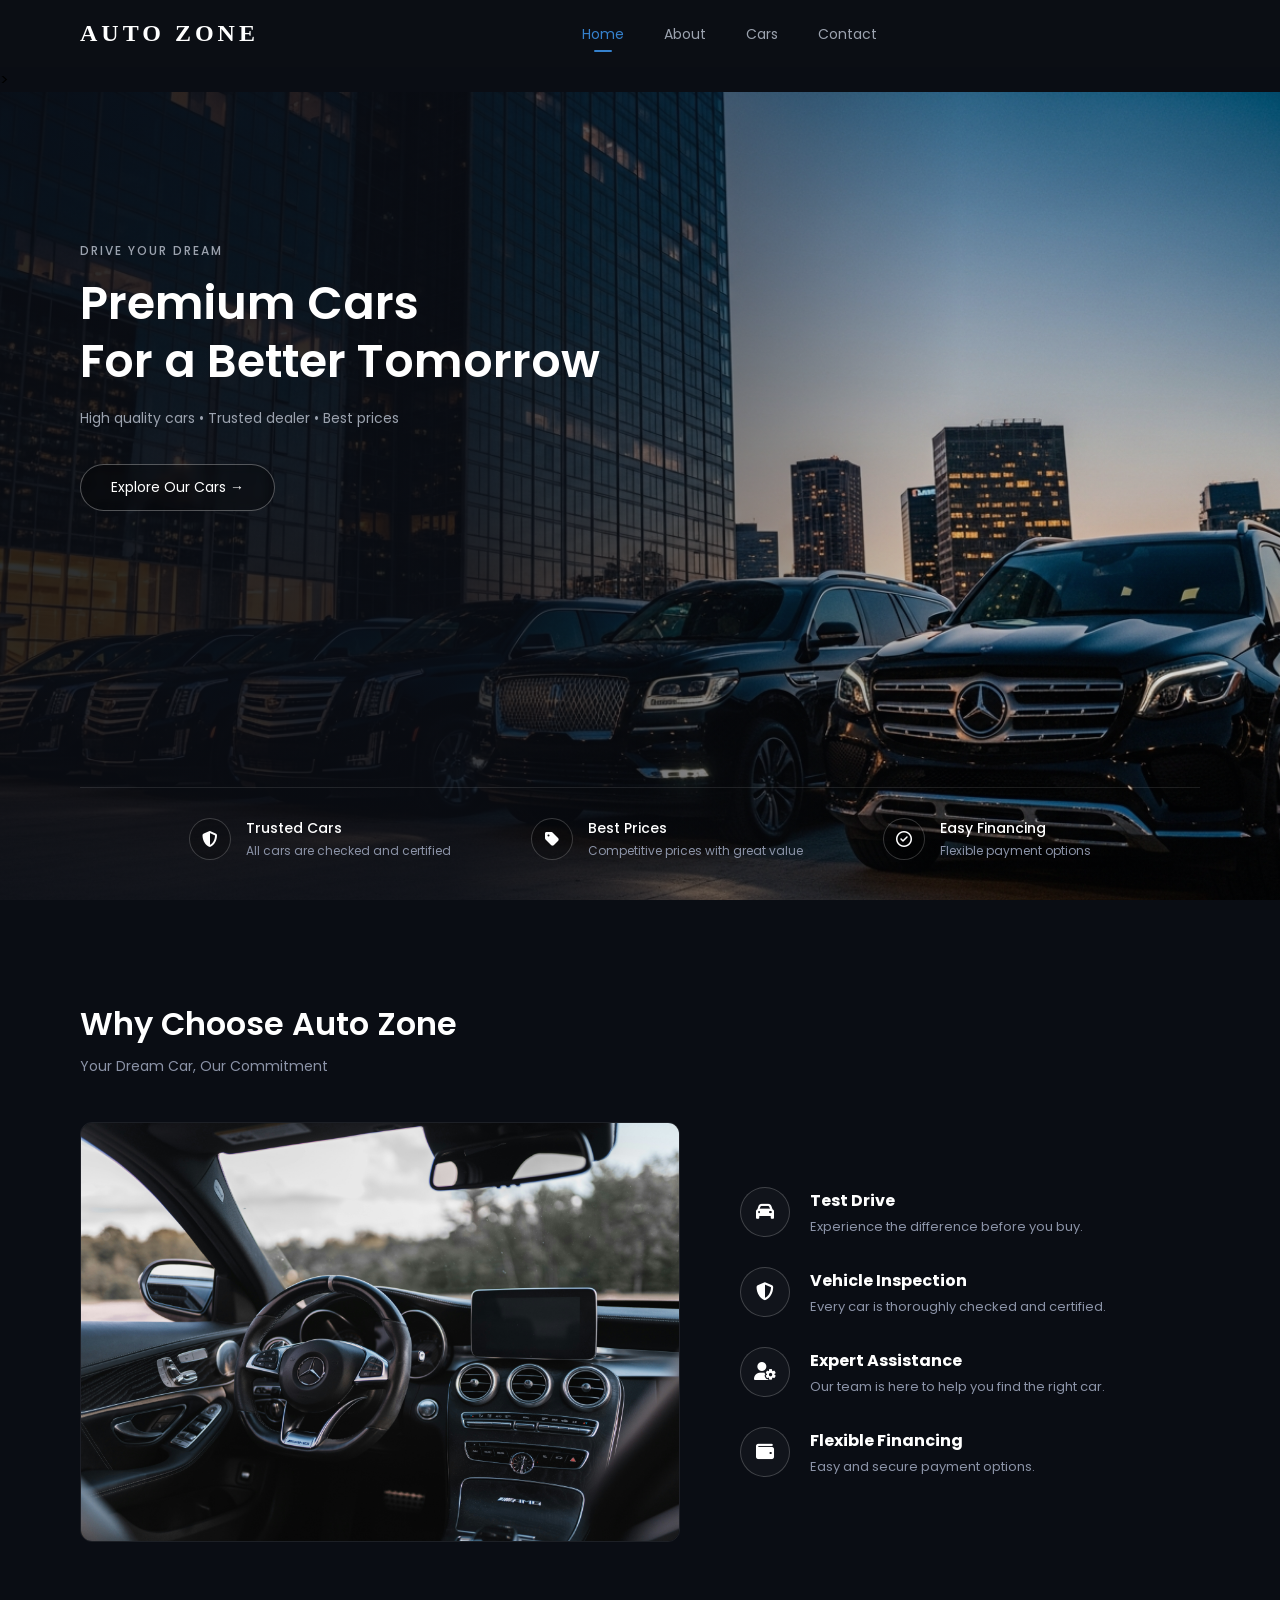
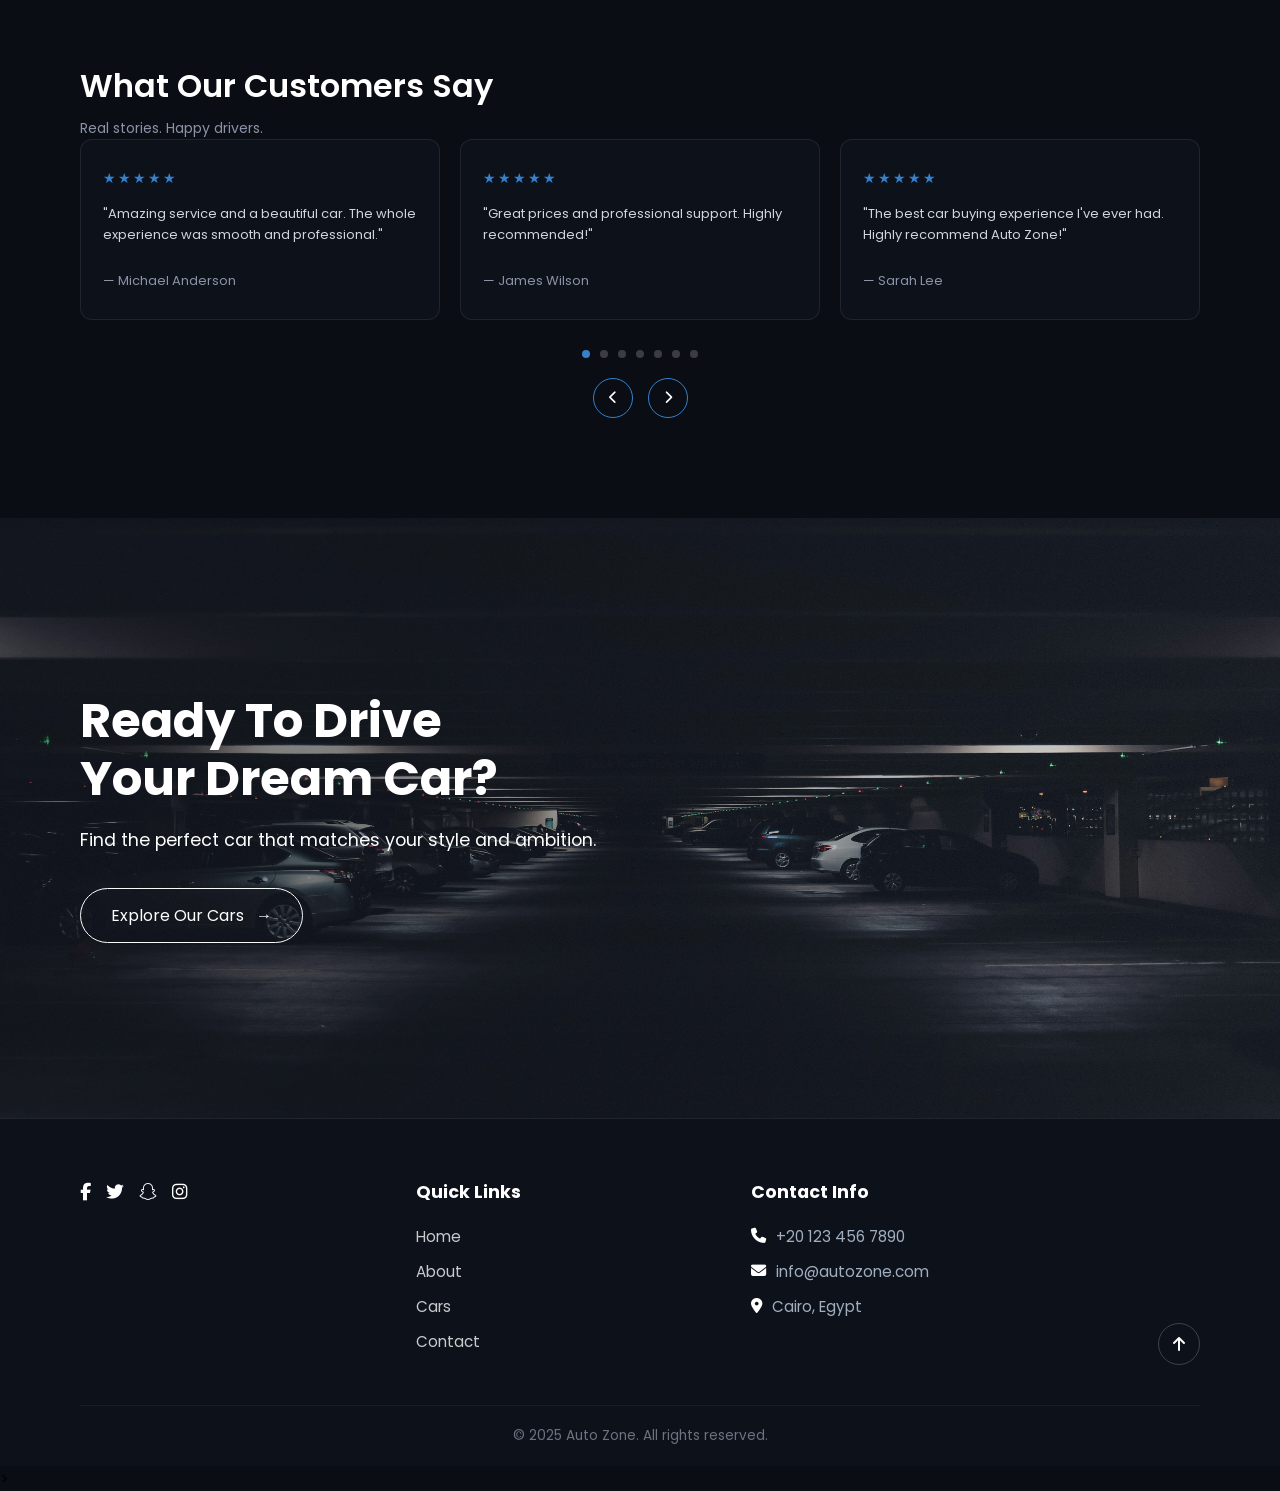
<file: index.html>
<!DOCTYPE html>
<html lang="en">
<head>
    <meta charset="UTF-8">
    <meta name="viewport" content="width=device-width, initial-scale=1.0">
    <title>Auto Zone</title>
    <link rel="stylesheet" href="https://cdnjs.cloudflare.com/ajax/libs/font-awesome/6.4.0/css/all.min.css">
    <link rel="preconnect" href="https://fonts.googleapis.com">
    <link rel="preconnect" href="https://fonts.gstatic.com" crossorigin>
    <link href="https://fonts.googleapis.com/css2?family=Poppins:wght@300;400;500;600;700&display=swap" rel="stylesheet">
    <link rel="stylesheet" href="home1.css">
    <link rel="stylesheet" href="home2.css">
    <link rel="stylesheet" href="home3.css">
    <link rel="stylesheet" href="home4.css">
    <link rel="stylesheet" href="home5.css">
     <script src="home.js"></script>
</head>
<body>
    <section class="hero">
        <header class="navbar">
            <div class="logo">AUTO ZONE</div>
            <nav class="navlink" id="navmenu">
                <i class="fa-solid fa-xmark close-btn" id="closeBtn"></i>
                <ul>
                    <li><a href="home.html" class="active">Home</a></li>
                    <li><a href="about.html">About</a></li>
                    <li><a href="cars.html">Cars</a></li>
                    <li><a href="contact.html">Contact</a></li>
                </ul>
            </nav>
            <div class="navicons">
               <i class="fa-solid fa-bars menu-toggle" id="menuToggle"></i>
            </div>
        </header>
<!-----------section 2 ------------------------------------------------------------------------------------------------------------>>        
     <div class="hero-wrapper">
        <div class="hero-text">
           <span class="sub-title">DRIVE YOUR DREAM</span>
                <h1 class="main-title">Premium Cars<br>For a Better Tomorrow</h1>
                <p class="description">High quality cars &bull; Trusted dealer &bull; Best prices</p>
                <a href="cars.html" class="btn-primary">Explore Our Cars &rarr;</a>
            </div>
            <div class="features">
                <div class="item">
                    <div class="icon">
                        <i class="fa-solid fa-shield-halved"></i>
                    </div>
                    <div class="text">
                        <h3>Trusted Cars</h3>
                        <p>All cars are checked and certified</p>
                    </div>
                </div>
                <div class="item">
                    <div class="icon">
                        <i class="fa-solid fa-tag"></i>
                    </div>
                    <div class="text">
                        <h3>Best Prices</h3>
                        <p>Competitive prices with great value</p>
                    </div>
                </div>

        <div class="item">
            <div class="icon">
                 <i class="fa-regular fa-circle-check"></i>
            </div>
            <div class="text">
                  <h3>Easy Financing</h3>
                  <p>Flexible payment options</p>
            </div>
        </div>
     </div>
</div>

</section>
<!---------section 3 ----------------------------------------------------------------->
<section class="why">
    <div class="title">
        <h2>Why Choose Auto Zone</h2>
        <p>Your Dream Car, Our Commitment</p>
    </div>
    <div class="why-content">
        <div class="why-img">
            <img src="img/why.jpg" alt="Car Interior">
        </div>
        <div class="why-list">
            <div class="item">
                <div class="icon"><i class="fa-solid fa-car"></i></div>
                <div class="text">
                    <h3>Test Drive</h3>
                    <p>Experience the difference before you buy.</p>
                </div>
            </div>
            <div class="item">
                <div class="icon"><i class="fa-solid fa-shield-halved"></i></div>
                <div class="text">
                    <h3>Vehicle Inspection</h3>
                    <p>Every car is thoroughly checked and certified.</p>
                </div>
            </div>
            <div class="item">
                <div class="icon"><i class="fa-solid fa-user-gear"></i></div>
                <div class="text">
                    <h3>Expert Assistance</h3>
                    <p>Our team is here to help you find the right car.</p>
                </div>
            </div>
            <div class="item">
                <div class="icon"><i class="fa-solid fa-wallet"></i></div>
                <div class="text">
                    <h3>Flexible Financing</h3>
                    <p>Easy and secure payment options.</p>
                </div>
            </div>
        </div>
    </div>
</section>
<!----------section 4 ---------------------------------------------------------------------------------------------->
<section class="reviews">
    <div class="title">
        <h2>What Our Customers Say</h2>
        <p>Real stories. Happy drivers.</p>
    </div>
    <div class="reviews2">
        <div class="track">
            <div class="card">
                <div class="stars">★★★★★</div>
                <p>"Amazing service and a beautiful car. The whole experience was smooth and professional."</p>
                <h4>— Michael Anderson</h4>
            </div>
            <div class="card">
                <div class="stars">★★★★★</div>
                <p>"Great prices and professional support. Highly recommended!"</p>
                <h4>— James Wilson</h4>
            </div>
            <div class="card">
                <div class="stars">★★★★★</div>
                <p>"The best car buying experience I've ever had. Highly recommend Auto Zone!"</p>
                <h4>— Sarah Lee</h4>
            </div>
            <div class="card">
                <div class="stars">★★★★★</div>
                <p>"Very transparent team and top-notch quality vehicles."</p>
                <h4>— David Miller</h4>
            </div>
            <div class="card">
                <div class="stars">★★★★★</div>
                <p>"Fast documentation and test drive booking was effortless."</p>
                <h4>— Emily Davis</h4>
            </div>
            <div class="card">
                <div class="stars">★★★★★</div>
                <p>"Exceptional customer care from start to finish."</p>
                <h4>— Alex Robert</h4>
            </div>
            <div class="card">
                <div class="stars">★★★★★</div>
                <p>"Fair prices and financing options that actually made sense."</p>
                <h4>— John Martinez</h4>
            </div>
            <div class="card">
                <div class="stars">★★★★★</div>
                <p>"Found my dream car within an hour! Outstanding team."</p>
                <h4>— Sophia Brown</h4>
            </div>
            <div class="card">
                <div class="stars">★★★★★</div>
                <p>"Vehicle condition was exactly as certified. Zero surprises."</p>
                <h4>— Daniel Taylor</h4>
            </div>
            <div class="card">
                <div class="stars">★★★★★</div>
                <p>"Smooth process, polite staff, and reliable vehicles."</p>
                <h4>— Olivia White</h4>
            </div>
            <div class="card">
                <div class="stars">★★★★★</div>
                <p>"They helped me choose the exact car suitable for my family needs."</p>
                <h4>— Ryan Clark</h4>
            </div>
            <div class="card">
                <div class="stars">★★★★★</div>
                <p>"Great trade-in value offered for my previous car. Very satisfied."</p>
                <h4>— Jessica Taylor</h4>
            </div>
            <div class="card">
                <div class="stars">★★★★★</div>
                <p>"Super friendly customer service and zero hidden fees."</p>
                <h4>— Andrew Scott</h4>
            </div>
            <div class="card">
                <div class="stars">★★★★★</div>
                <p>"The financing team worked wonders to match my monthly budget."</p>
                <h4>— Laura King</h4>
            </div>
            <div class="card">
                <div class="stars">★★★★★</div>
                <p>"Clean showroom and impressive selection of luxury models."</p>
                <h4>— Chris Evans</h4>
            </div>
            <div class="card">
                <div class="stars">★★★★★</div>
                <p>"Fast response times whenever I had questions after purchase."</p>
                <h4>— Hannah Abbott</h4>
            </div>
            <div class="card">
                <div class="stars">★★★★★</div>
                <p>"Top tier maintenance inspection report provided with the car."</p>
                <h4>— Mark Spencer</h4>
            </div>
            <div class="card">
                <div class="stars">★★★★★</div>
                <p>"Effortless transaction! Would definitely buy from them again."</p>
                <h4>— Grace Turner</h4>
            </div>
            <div class="card">
                <div class="stars">★★★★★</div>
                <p>"Professional advice without any sales pressure. Loved it!"</p>
                <h4>— Paul Adams</h4>
            </div>
            <div class="card">
                <div class="stars">★★★★★</div>
                <p>"Prompt delivery and pristine car condition upon arrival."</p>
                <h4>— Emma Watson</h4>
            </div>
        </div>
    </div>
    <div class="controls">
        <div class="dots">
            <span class="dot active"></span>
            <span class="dot"></span>
            <span class="dot"></span>
            <span class="dot"></span>
            <span class="dot"></span>
            <span class="dot"></span>
            <span class="dot"></span>
        </div>
        <div class="arrows">
            <button class="arrow-btn"><i class="fa-solid fa-chevron-left"></i></button>
            <button class="arrow-btn"><i class="fa-solid fa-chevron-right"></i></button>
        </div>
    </div>
</section>
<!------section 4 --------------------------------------------------------------->
<section class="banner">
    <div class="container">
        <div class="content">
            <h2>Ready To Drive<br>Your Dream Car?</h2>
            <p>Find the perfect car that matches your style and ambition.</p>
            <a href="cars.html" class="cta-btn">
                Explore Our Cars <span>&rarr;</span>
            </a>
        </div>
        
    </div>
</section>
<!-------------footer section 5------------------------------------------------------------------------->
<footer class="footer">
    <div class="container">
        <div class="footer-logo">
            
            <div class="links">
                <a href="#"><i class="fa-brands fa-facebook-f"></i></a>
                <a href="#"><i class="fa-brands fa-twitter"></i></a>
                <a href="#"><i class="fa-brands fa-snapchat"></i></a>
                <a href="#"><i class="fa-brands fa-instagram"></i></a>
            </div>
        </div>
        <div class="footerlinks">
            <h3>Quick Links</h3>
            <ul>
                <li><a href="home.html">Home</a></li>
                <li><a href="about.html">About</a></li>
                <li><a href="cars.html">Cars</a></li>
                <li><a href="contact.html">Contact</a></li>
            </ul>
        </div>
        <div class="footercontact">
            <h3>Contact Info</h3>
            <ul>
                <li><i class="fa-solid fa-phone"></i> +20 123 456 7890</li>
                <li><i class="fa-solid fa-envelope"></i> info@autozone.com</li>
                <li><i class="fa-solid fa-location-dot"></i> Cairo, Egypt</li>
            </ul>
        </div>
        <a href="#" class="back">
            <i class="fa-solid fa-arrow-up"></i>
        </a>
    </div>

    <div class="footerbottom">
        <p>&copy; 2025 Auto Zone. All rights reserved.</p>
    </div>
</footer>
<!-------------------------------------------------------------------------->>
</body>
</html>
</file>
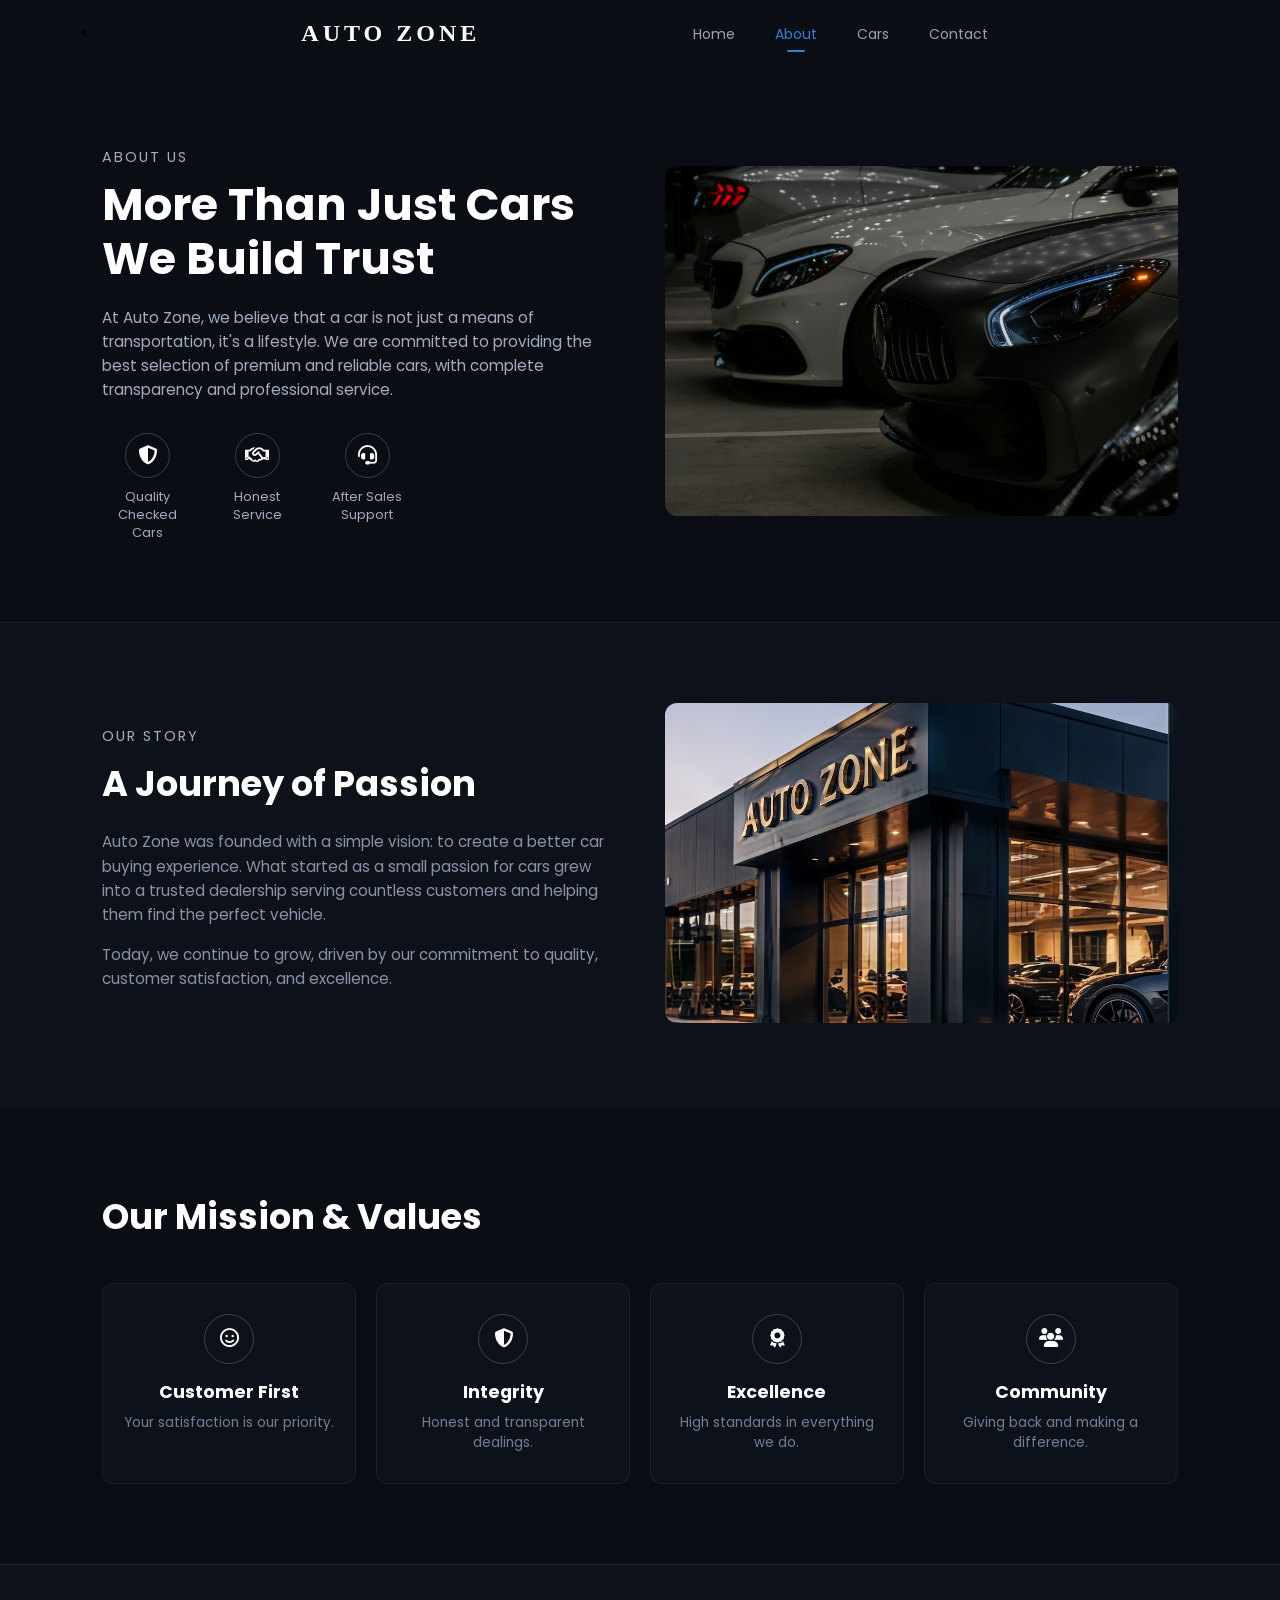
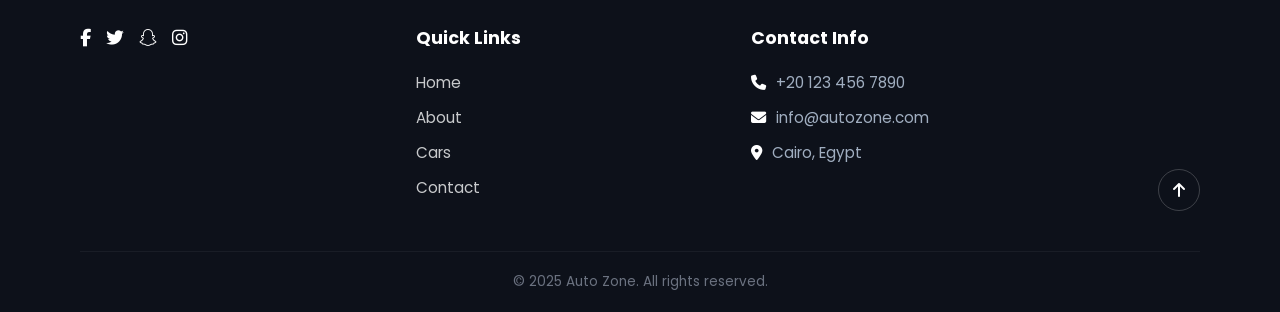
<file: about.html>
<!DOCTYPE html>
<html lang="en">
<head>
    <meta charset="UTF-8">
    <meta name="viewport" content="width=device-width, initial-scale=1.0">
    <title>Auto Zone</title>
    <link rel="stylesheet" href="https://cdnjs.cloudflare.com/ajax/libs/font-awesome/6.4.0/css/all.min.css">
    <link rel="preconnect" href="https://fonts.googleapis.com">
    <link rel="preconnect" href="https://fonts.gstatic.com" crossorigin>
    <link href="https://fonts.googleapis.com/css2?family=Poppins:wght@300;400;500;600;700&display=swap" rel="stylesheet">
    <link rel="stylesheet" href="home1.css">
    <link rel="stylesheet" href="home5.css">
    <link rel="stylesheet" href="about1.css">
    <link rel="stylesheet" href="about2.css">
    <link rel="stylesheet" href="about3.css">
</head>
<body>
    <header class="navbar">
        <<div class="logo">AUTO ZONE</div>
        <nav class="navlink" id="navmenu">
            <i class="fa-solid fa-xmark close-btn" id="closeBtn"></i>
            <ul>
                <li><a href="index.html">Home</a></li>
                <li><a href="about.html" class="active">About</a></li>
                <li><a href="cars.html">Cars</a></li>
                <li><a href="contact.html">Contact</a></li>
            </ul>
        </nav>
        <div class="abouticons">
           <i class="fa-solid fa-bars menu-toggle" id="menuToggle"></i>
        </div>
    </header>
<!-- -----section 1-------------------------------------------------------------------------------------------------- -->
    <section class="bhero">
        <div class="container">
            <div class="bcontent">
                <span class="title1">ABOUT US</span>
                <h1 class="title2">More Than Just Cars<br>We Build Trust</h1>
                <p class="description">
                    At Auto Zone, we believe that a car is not just a means of transportation, 
                    it's a lifestyle. We are committed to providing the best selection of premium 
                    and reliable cars, with complete transparency and professional service.
                </p>
    
                <div class="bfeatures">
                    <div class="feature1">
                        <i class="fa-solid fa-shield-halved"></i>
                        <span>Quality Checked Cars</span>
                    </div>
                    <div class="feature1">
                        <i class="fa-regular fa-handshake"></i>
                        <span>Honest Service</span>
                    </div>
                    <div class="feature1">
                        <i class="fa-solid fa-headset"></i>
                        <span>After Sales Support</span>
                    </div>
                </div>
            </div>
            
            <div class="bimage">
                <img src="img/rana-singh-kHwTC1fZ23o-unsplash.jpg" alt="Showroom Cars">
            </div>
        </div>
    </section>
<!--section 2 ------------------------------------------------------------------------------------------------------------>
<section class="story">
    <div class="container">
        <div class="scontent">
            <span class="stitle">OUR STORY</span>
            <h2>A Journey of Passion</h2>
            <p>
                 Auto Zone was founded with a simple vision: to create a better car buying experience. 
                What started as a small passion for cars grew into a trusted dealership serving 
                countless customers and helping them find the perfect vehicle.
            </p>
            <p>
                Today, we continue to grow, driven by our commitment to quality, 
                customer satisfaction, and excellence.
            </p>
        
        </div>
        <div class="simage">
            <img src="img/autozone.jpe" alt="Auto Zone Building">
        </div>
    </div>
</section>

<!--section 3 ----------------------------------------------------------------------------------------------->
<section class="values">
    <div class="container">
        <div class="title">
            <h2>Our Mission & Values</h2>
        </div>
        <div class="vgrid">
            <div class="vcard">
                <div class="icon">
                    <i class="fa-regular fa-face-smile"></i>
                </div>
                <h3>Customer First</h3>
                <p>Your satisfaction is our priority.</p>
            </div>
            <div class="vcard">
                <div class="icon">
                    <i class="fa-solid fa-shield-halved"></i>
                </div>
                <h3>Integrity</h3>
                <p>Honest and transparent dealings.</p>
            </div>
            <div class="vcard">
                <div class="icon">
                    <i class="fa-solid fa-award"></i>
                </div>
                <h3>Excellence</h3>
                <p>High standards in everything we do.</p>
            </div>
            <div class="vcard">
                <div class="icon">
                    <i class="fa-solid fa-users"></i>
                </div>
                <h3>Community</h3>
                <p>Giving back and making a difference.</p>
            </div>
        </div>
    </div>
</section>

<!-- FOOTER SECTION-------------------------------->
    <footer class="footer">
        <div class="container">
            <div class="footer-logo">
                
                <div class="links">
                    <a href="#"><i class="fa-brands fa-facebook-f"></i></a>
                    <a href="#"><i class="fa-brands fa-twitter"></i></a>
                    <a href="#"><i class="fa-brands fa-snapchat"></i></a>
                    <a href="#"><i class="fa-brands fa-instagram"></i></a>
                </div>
            </div>

            <div class="footerlinks">
                <h3>Quick Links</h3>
                <ul>
                    <li><a href="index.html">Home</a></li>
                    <li><a href="about.html">About</a></li>
                    <li><a href="cars.html">Cars</a></li>
                    <li><a href="contact.html">Contact</a></li>
                </ul>
            </div>

            <div class="footercontact">
                <h3>Contact Info</h3>
                <ul>
                    <li><i class="fa-solid fa-phone"></i> +20 123 456 7890</li>
                    <li><i class="fa-solid fa-envelope"></i> info@autozone.com</li>
                    <li><i class="fa-solid fa-location-dot"></i> Cairo, Egypt</li>
                </ul>
            </div>

            <a href="#" class="back">
                <i class="fa-solid fa-arrow-up"></i>
            </a>
        </div>

        <div class="footerbottom">
            <p>&copy; 2025 Auto Zone. All rights reserved.</p>
        </div>
    </footer>
<script src="home.js"></script>
</body>
</html>
</file>
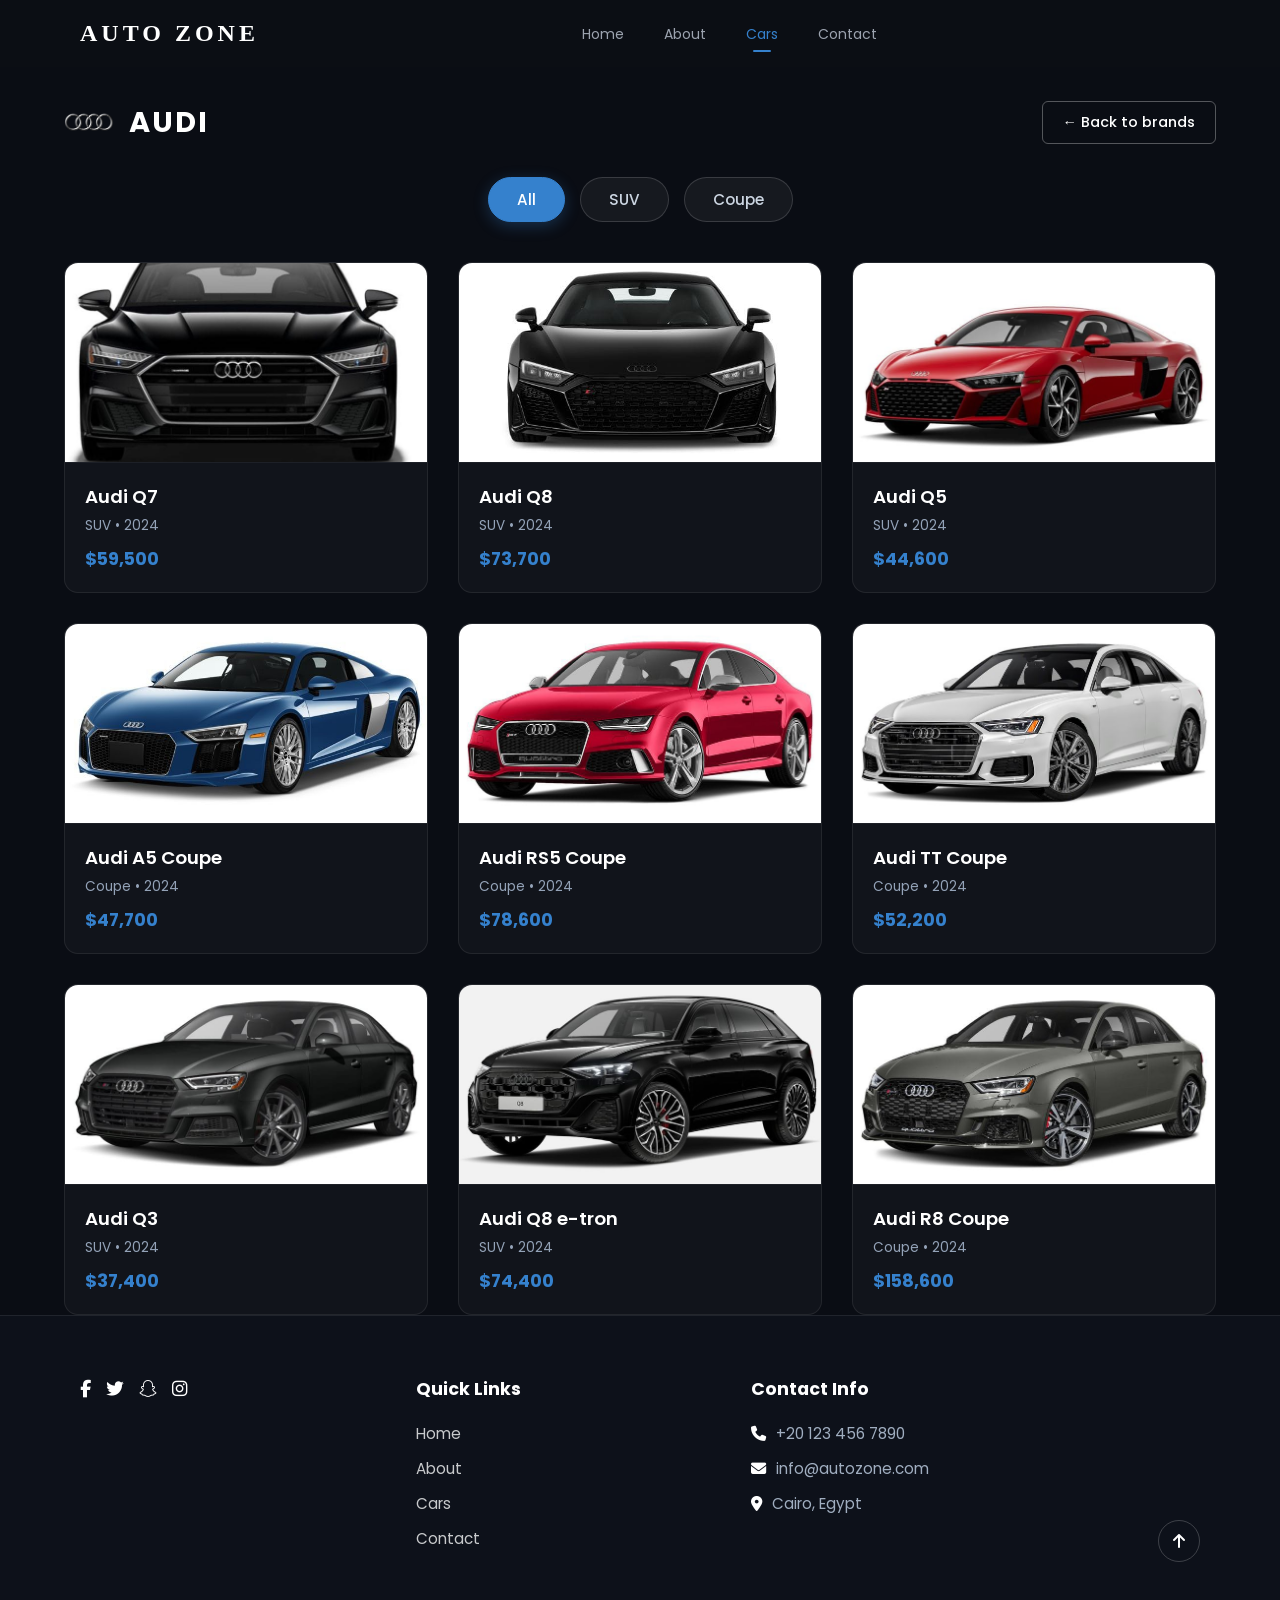
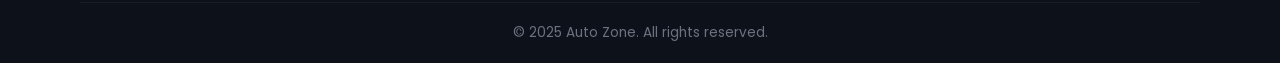
<file: audi.html>
<!DOCTYPE html>
<html lang="en">
<head>
    <meta charset="UTF-8">
    <meta name="viewport" content="width=device-width, initial-scale=1.0">
    <title>Auto Zone</title>
    <link rel="stylesheet" href="https://cdnjs.cloudflare.com/ajax/libs/font-awesome/6.4.0/css/all.min.css">
    <link rel="preconnect" href="https://fonts.googleapis.com">
    <link rel="preconnect" href="https://fonts.gstatic.com" crossorigin>
    <link href="https://fonts.googleapis.com/css2?family=Poppins:wght@300;400;500;600;700&display=swap" rel="stylesheet">
    <link rel="stylesheet" href="home1.css">
    <link rel="stylesheet" href="home5.css">
    <link rel="stylesheet" href="cars1.css">
    <link rel="stylesheet" href="cars.css">
</head>
<body>
    <header class="navbar">
        <div class="logo">AUTO ZONE</div>
        <nav class="navlink" id="navmenu">
            <i class="fa-solid fa-xmark close-btn" id="closeBtn"></i>
            <ul>
                <li><a href="index.html">Home</a></li>
                <li><a href="about.html">About</a></li>
                <li><a href="cars.html" class="active">Cars</a></li>
                <li><a href="contact.html">Contact</a></li>
            </ul>
        </nav>
        <div class="navicons">
            <i class="fa-solid fa-bars menu-toggle" id="menuToggle"></i>
        </div>
    </header>
<!------------------------------------------------------------------------------------------------------ -->    
<div id="lexuscars">
    <div class="brand-top-bar">
        <div class="deflexus">
            <img src="img/carlogo/audi.png" class="lexuslogolexus" alt="Audi Logo">
            <h1 class="logolexuslogo">AUDI</h1>
        </div>
        <div class="btnbacklexus">
            <a href="cars.html" class="backtobrands">&larr; Back to brands</a>
        </div>
    </div>
    <div class="categories">
        <button data-filter="all" class="BUTT active">All</button>
        <button data-filter="suv" class="BUTT">SUV</button>
        <button data-filter="coupe" class="BUTT">Coupe</button>
    </div>
    <!---------cars ----------------------------------------------------->
    <div class="cars">
        <div class="car suv">
            <img src="cars/audi1.jpeg" alt="Audi Q7">
            <div class="car-details">
                <h2>Audi Q7</h2>
                <span class="category-tag">SUV • 2024</span>
                <p class="price">$59,500</p>
            </div>
        </div>

        <div class="car suv">
            <img src="cars/audi2.jpeg" alt="Audi Q8">
            <div class="car-details">
                <h2>Audi Q8</h2>
                <span class="category-tag">SUV • 2024</span>
                <p class="price">$73,700</p>
            </div>
        </div>

        <div class="car suv">
            <img src="cars/audi3.jpeg" alt="Audi Q5">
            <div class="car-details">
                <h2>Audi Q5</h2>
                <span class="category-tag">SUV • 2024</span>
                <p class="price">$44,600</p>
            </div>
        </div>

        <div class="car coupe">
            <img src="cars/audi4.jpeg" alt="Audi A5 Coupe">
            <div class="car-details">
                <h2>Audi A5 Coupe</h2>
                <span class="category-tag">Coupe • 2024</span>
                <p class="price">$47,700</p>
            </div>
        </div>

        <div class="car coupe">
            <img src="cars/audi5.jpeg" alt="Audi RS5 Coupe">
            <div class="car-details">
                <h2>Audi RS5 Coupe</h2>
                <span class="category-tag">Coupe • 2024</span>
                <p class="price">$78,600</p>
            </div>
        </div>

        <div class="car coupe">
            <img src="cars/audi6.jpeg" alt="Audi TT Coupe">
            <div class="car-details">
                <h2>Audi TT Coupe</h2>
                <span class="category-tag">Coupe • 2024</span>
                <p class="price">$52,200</p>
            </div>
        </div>

        <div class="car suv">
            <img src="cars/audi7.jpeg" alt="Audi Q3">
            <div class="car-details">
                <h2>Audi Q3</h2>
                <span class="category-tag">SUV • 2024</span>
                <p class="price">$37,400</p>
            </div>
        </div>

        <div class="car suv">
            <img src="cars/audi8.jpeg" alt="Audi e-tron GT">
            <div class="car-details">
                <h2>Audi Q8 e-tron</h2>
                <span class="category-tag">SUV • 2024</span>
                <p class="price">$74,400</p>
            </div>
        </div>

        <div class="car coupe">
            <img src="cars/audi9.jpeg" alt="Audi R8 Coupe">
            <div class="car-details">
                <h2>Audi R8 Coupe</h2>
                <span class="category-tag">Coupe • 2024</span>
                <p class="price">$158,600</p>
            </div>
        </div>
</div>

<!--footer--------------------------------------------------------------------------------------------------------------------->
    <footer class="footer">
        <div class="container">
            <div class="footer-logo">
                
                <div class="links">
                    <a href="#"><i class="fa-brands fa-facebook-f"></i></a>
                    <a href="#"><i class="fa-brands fa-twitter"></i></a>
                    <a href="#"><i class="fa-brands fa-snapchat"></i></a>
                    <a href="#"><i class="fa-brands fa-instagram"></i></a>
                </div>
            </div>

            <div class="footerlinks">
                <h3>Quick Links</h3>
                <ul>
                    <li><a href="index.html">Home</a></li>
                    <li><a href="about.html">About</a></li>
                    <li><a href="cars.html">Cars</a></li>
                    <li><a href="contact.html">Contact</a></li>
                </ul>
            </div>

            <div class="footercontact">
                <h3>Contact Info</h3>
                <ul>
                    <li><i class="fa-solid fa-phone"></i> +20 123 456 7890</li>
                    <li><i class="fa-solid fa-envelope"></i> info@autozone.com</li>
                    <li><i class="fa-solid fa-location-dot"></i> Cairo, Egypt</li>
                </ul>
            </div>

            <a href="#" class="back">
                <i class="fa-solid fa-arrow-up"></i>
            </a>
        </div>

        <div class="footerbottom">
            <p>&copy; 2025 Auto Zone. All rights reserved.</p>
        </div>
    </footer>
<script src="cars.js"></script>
</body>
</html>
</file>
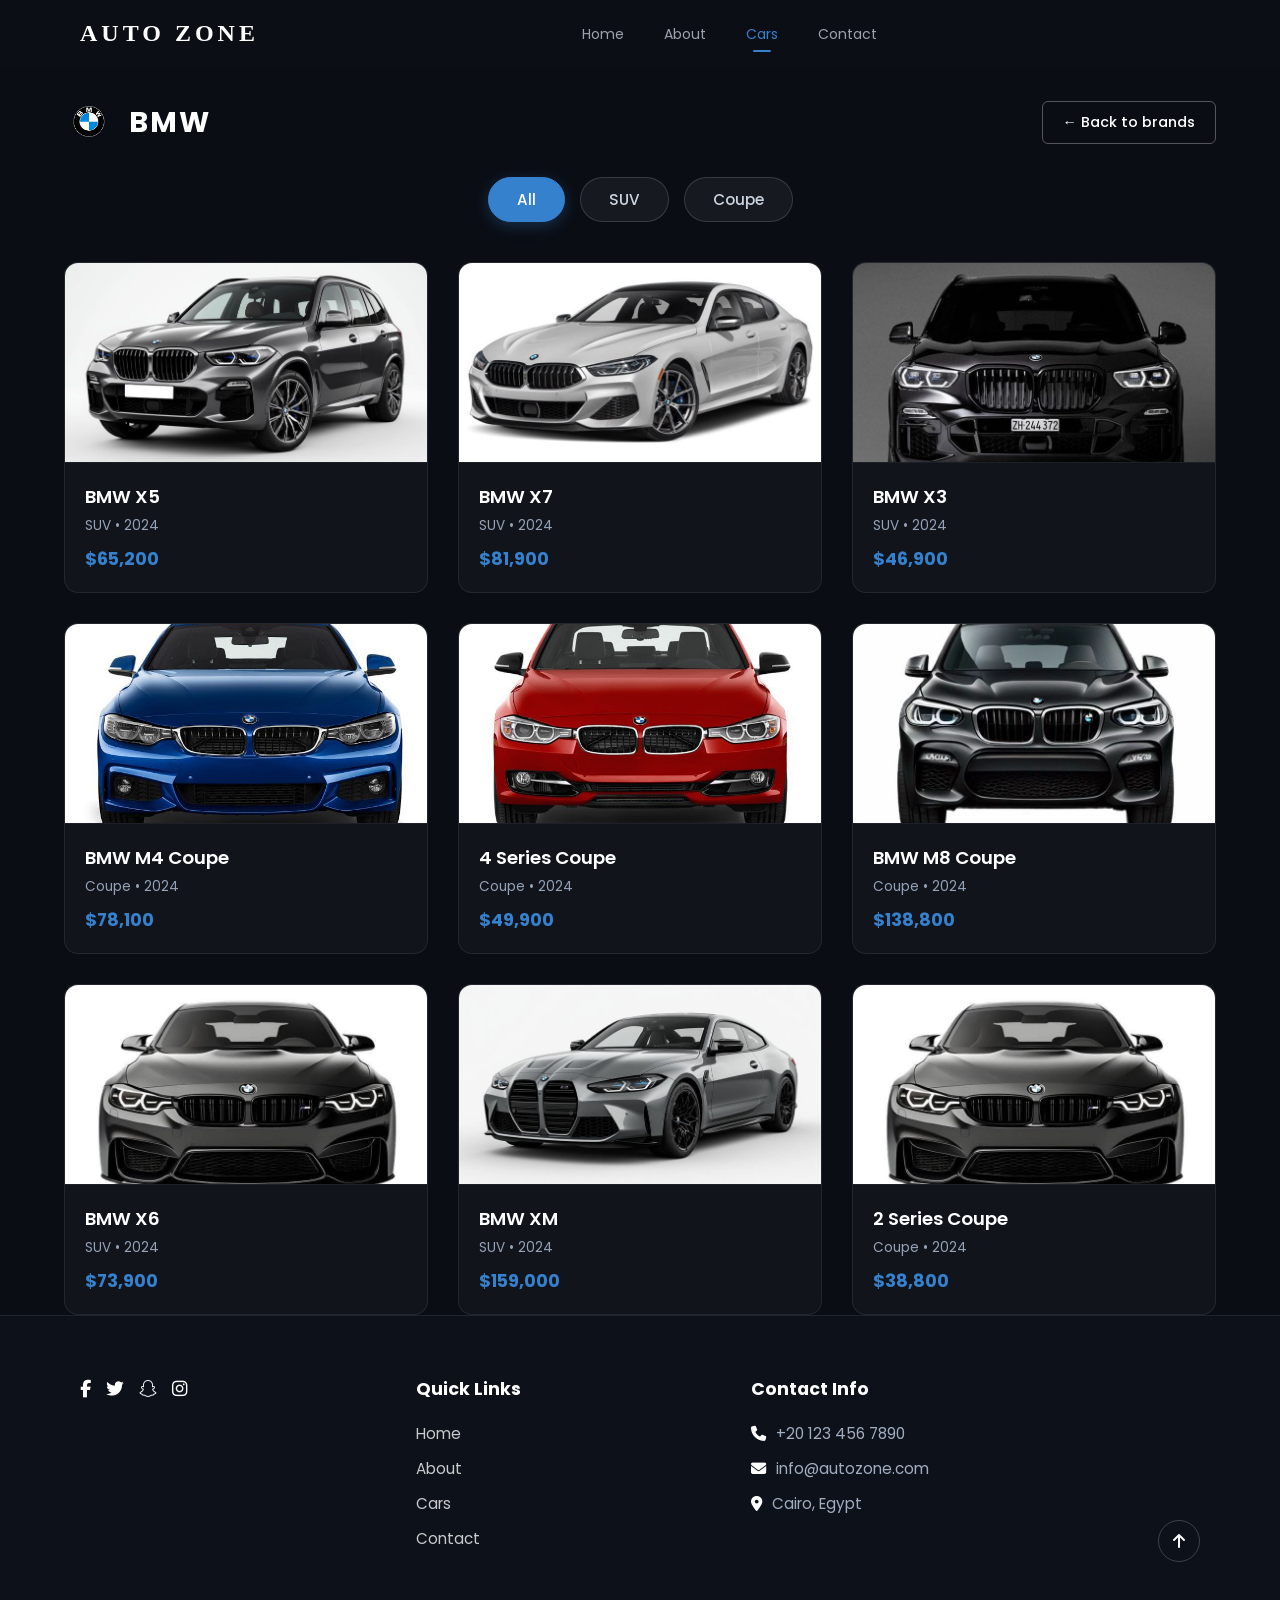
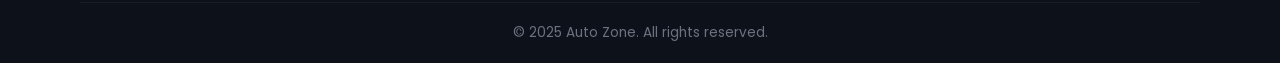
<file: bmw.html>
<!DOCTYPE html>
<html lang="en">
<head>
    <meta charset="UTF-8">
    <meta name="viewport" content="width=device-width, initial-scale=1.0">
    <title>Auto Zone</title>
    <link rel="stylesheet" href="https://cdnjs.cloudflare.com/ajax/libs/font-awesome/6.4.0/css/all.min.css">
    <link rel="preconnect" href="https://fonts.googleapis.com">
    <link rel="preconnect" href="https://fonts.gstatic.com" crossorigin>
    <link href="https://fonts.googleapis.com/css2?family=Poppins:wght@300;400;500;600;700&display=swap" rel="stylesheet">
    <link rel="stylesheet" href="home1.css">
    <link rel="stylesheet" href="home5.css">
    <link rel="stylesheet" href="cars1.css">
    <link rel="stylesheet" href="cars.css">
</head>
<body>
    <header class="navbar">
        <div class="logo">AUTO ZONE</div>
        <nav class="navlink" id="navmenu">
            <i class="fa-solid fa-xmark close-btn" id="closeBtn"></i>
            <ul>
                <li><a href="index.html">Home</a></li>
                <li><a href="about.html">About</a></li>
                <li><a href="cars.html" class="active">Cars</a></li>
                <li><a href="contact.html">Contact</a></li>
            </ul>
        </nav>
        <div class="navicons">
            <i class="fa-solid fa-bars menu-toggle" id="menuToggle"></i>
        </div>
    </header>
    <!-- ----------------------------------------------------------------------------------------------------- -->
<div class="brand-top-bar">
        <div class="deflexus">
            <img src="img/carlogo/bmw.png" class="lexuslogolexus" alt="BMW Logo">
            <h1 class="logolexuslogo">BMW</h1>
        </div>

        <div class="btnbacklexus">
            <a href="cars.html" class="backtobrands">&larr; Back to brands</a>
        </div>
    </div>
    <div class="categories">
        <button data-filter="all" class="BUTT active">All</button>
        <button data-filter="suv" class="BUTT">SUV</button>
        <button data-filter="coupe" class="BUTT">Coupe</button>
    </div>

    <!------cars------------------------------------------------------>
    <div class="cars">

        <div class="car suv">
            <img src="cars/bmw1.jpeg" alt="BMW X5">
            <div class="car-details">
                <h2>BMW X5</h2>
                <span class="category-tag">SUV • 2024</span>
                <p class="price">$65,200</p>
            </div>
        </div>

        <div class="car suv">
            <img src="cars/bmw8.jpeg" alt="BMW X7">
            <div class="car-details">
                <h2>BMW X7</h2>
                <span class="category-tag">SUV • 2024</span>
                <p class="price">$81,900</p>
            </div>
        </div>

        <div class="car suv">
            <img src="cars/bmw2.jpeg" alt="BMW X3">
            <div class="car-details">
                <h2>BMW X3</h2>
                <span class="category-tag">SUV • 2024</span>
                <p class="price">$46,900</p>
            </div>
        </div>

        <div class="car coupe">
            <img src="cars/bmw3.jpeg" alt="BMW M4 Coupe">
            <div class="car-details">
                <h2>BMW M4 Coupe</h2>
                <span class="category-tag">Coupe • 2024</span>
                <p class="price">$78,100</p>
            </div>
        </div>

        <div class="car coupe">
            <img src="cars/bmw4.jpeg" alt="BMW 4 Series Coupe">
            <div class="car-details">
                <h2>4 Series Coupe</h2>
                <span class="category-tag">Coupe • 2024</span>
                <p class="price">$49,900</p>
            </div>
        </div>

        <div class="car coupe">
            <img src="cars/bmw5.jpeg" alt="BMW M8 Coupe">
            <div class="car-details">
                <h2>BMW M8 Coupe</h2>
                <span class="category-tag">Coupe • 2024</span>
                <p class="price">$138,800</p>
            </div>
        </div>

        <div class="car suv">
            <img src="cars/bmw6.jpeg" alt="BMW X6">
            <div class="car-details">
                <h2>BMW X6</h2>
                <span class="category-tag">SUV • 2024</span>
                <p class="price">$73,900</p>
            </div>
        </div>

        <div class="car suv">
            <img src="cars/bmw9.jpeg" alt="BMW XM">
            <div class="car-details">
                <h2>BMW XM</h2>
                <span class="category-tag">SUV • 2024</span>
                <p class="price">$159,000</p>
            </div>
        </div>

        <div class="car coupe">
            <img src="cars/bmw6.jpeg" alt="BMW 2 Series Coupe">
            <div class="car-details">
                <h2>2 Series Coupe</h2>
                <span class="category-tag">Coupe • 2024</span>
                <p class="price">$38,800</p>
            </div>
        </div>

    </div>

     <!--footer--------------------------------------------------------------------------------------------------------------------->
    <footer class="footer">
        <div class="container">
            <div class="footer-logo">
                
                <div class="links">
                    <a href="#"><i class="fa-brands fa-facebook-f"></i></a>
                    <a href="#"><i class="fa-brands fa-twitter"></i></a>
                    <a href="#"><i class="fa-brands fa-snapchat"></i></a>
                    <a href="#"><i class="fa-brands fa-instagram"></i></a>
                </div>
            </div>

            <div class="footerlinks">
                <h3>Quick Links</h3>
                <ul>
                    <li><a href="index.html">Home</a></li>
                    <li><a href="about.html">About</a></li>
                    <li><a href="cars.html">Cars</a></li>
                    <li><a href="contact.html">Contact</a></li>
                </ul>
            </div>

            <div class="footercontact">
                <h3>Contact Info</h3>
                <ul>
                    <li><i class="fa-solid fa-phone"></i> +20 123 456 7890</li>
                    <li><i class="fa-solid fa-envelope"></i> info@autozone.com</li>
                    <li><i class="fa-solid fa-location-dot"></i> Cairo, Egypt</li>
                </ul>
            </div>

            <a href="#" class="back">
                <i class="fa-solid fa-arrow-up"></i>
            </a>
        </div>

        <div class="footerbottom">
            <p>&copy; 2025 Auto Zone. All rights reserved.</p>
        </div>
    </footer>
<script src="cars.js"></script>
</body>
</html>
</file>
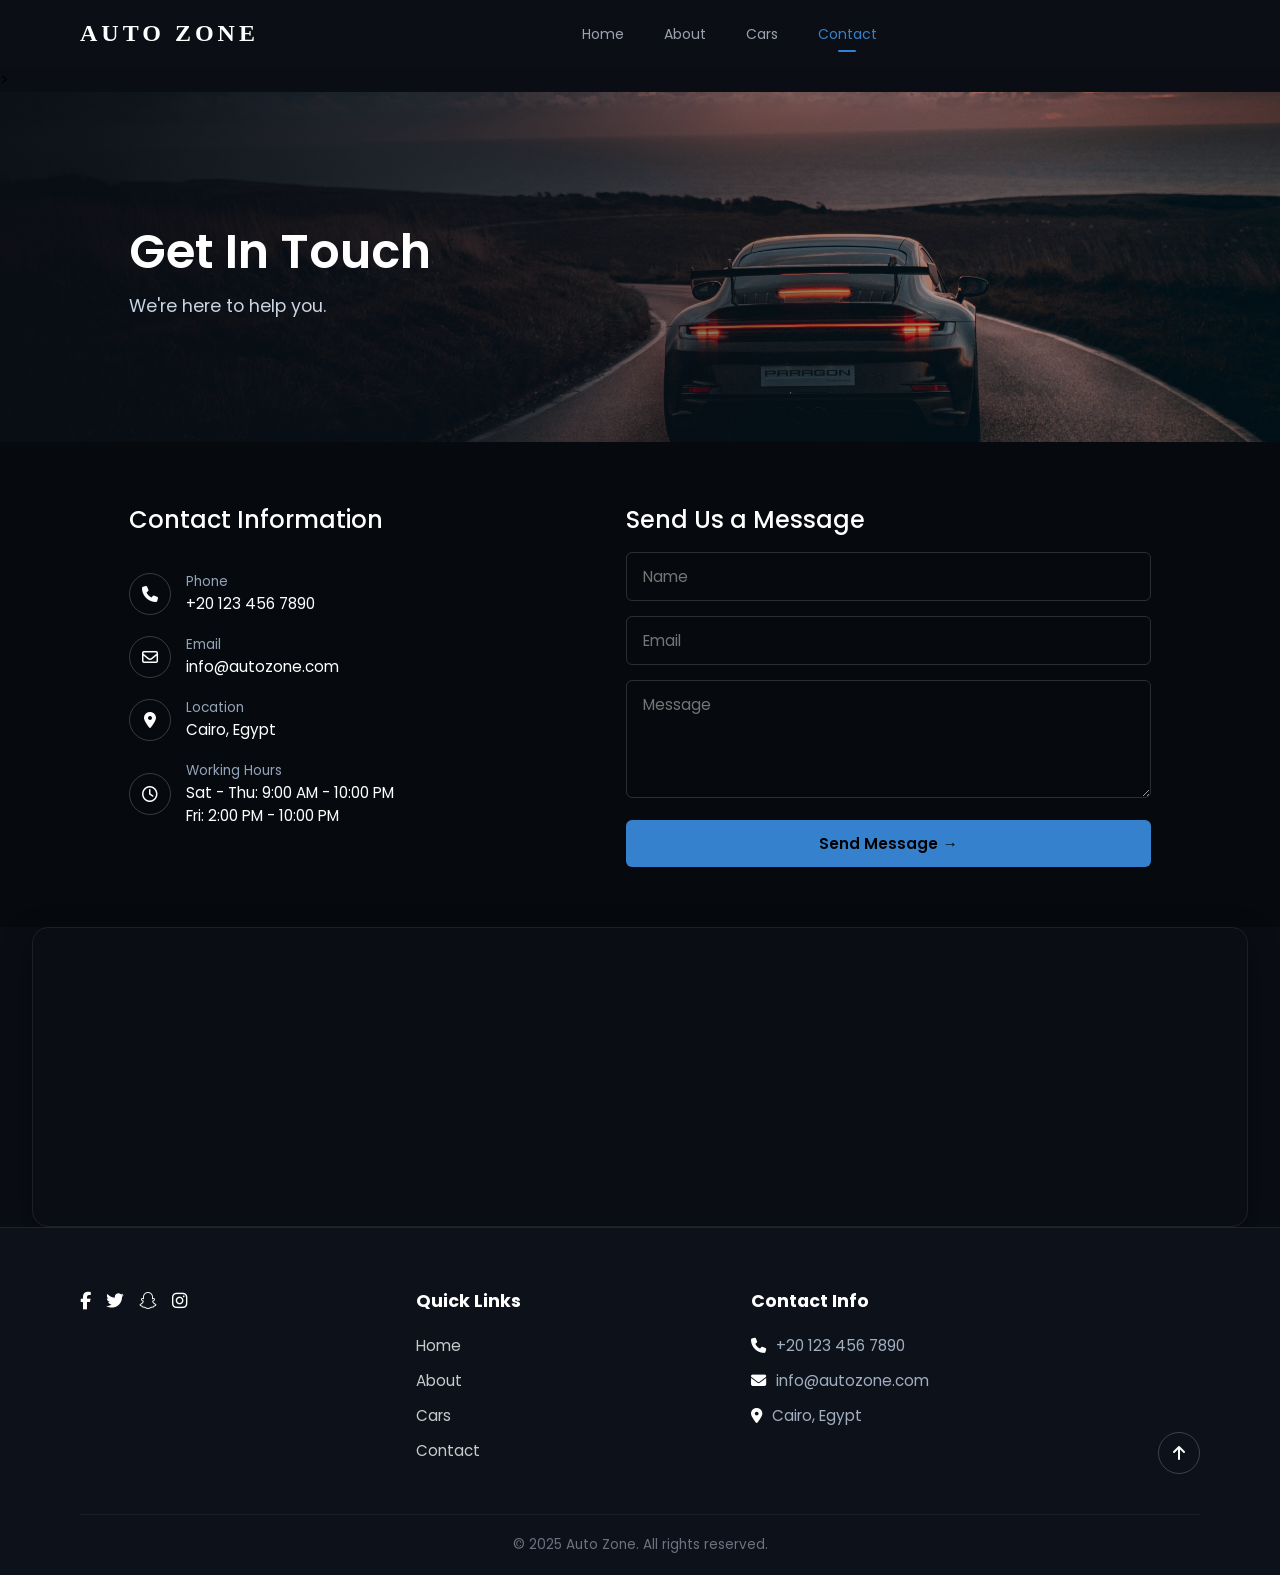
<file: contact.html>
<!DOCTYPE html>
<html lang="en">
<head>
    <meta charset="UTF-8">
    <meta name="viewport" content="width=device-width, initial-scale=1.0">
    <title>Auto Zone</title>
    <link rel="stylesheet" href="https://cdnjs.cloudflare.com/ajax/libs/font-awesome/6.4.0/css/all.min.css">
    <link rel="preconnect" href="https://fonts.googleapis.com">
    <link rel="preconnect" href="https://fonts.gstatic.com" crossorigin>
    <link href="https://fonts.googleapis.com/css2?family=Poppins:wght@300;400;500;600;700&display=swap" rel="stylesheet">
    <link rel="stylesheet" href="home1.css">
    <link rel="stylesheet" href="home5.css">
    <link rel="stylesheet" href="contact1.css">
    <link rel="stylesheet" href="contact2.css">
    <link rel="stylesheet" href="contact3.css">
</head>
<body>
    <header class="navbar">
        <div class="logo">AUTO ZONE</div>
        <nav class="navlink" id="navmenu">
            <i class="fa-solid fa-xmark close-btn" id="closeBtn"></i>
            <ul>
                <li><a href="index.html">Home</a></li>
                <li><a href="about.html">About</a></li>
                <li><a href="cars.html">Cars</a></li>
                <li><a href="contact.html" class="active">Contact</a></li>
            </ul>
        </nav>
        <div class="navicons">
            <i class="fa-solid fa-bars menu-toggle" id="menuToggle"></i>
        </div>
    </header>
<!-----section 1 --------------------------------------------------------------------------------------------------->>
<section class="contact">
    <div class="container hcontent">
        <h1 class="main-title">Get In Touch</h1>
        <p class="description">We're here to help you.</p>
    </div>
</section>

<!--------section 2 ---------------------------------------------------------------->
<section class="contact2">
    <div class="container">
        <div class="infos">
            <h2>Contact Information</h2>
            <div class="info">
                <div class="icon"><i class="fa-solid fa-phone"></i></div>
                <div class="details">
                    <span>Phone</span>
                    <p>+20 123 456 7890</p>
                </div>
            </div>

            <div class="info">
                <div class="icon"><i class="fa-regular fa-envelope"></i></div>
                <div class="details">
                    <span>Email</span>
                    <p>info@autozone.com</p>
                </div>
            </div>
            <div class="info">
                <div class="icon"><i class="fa-solid fa-location-dot"></i></div>
                <div class="details">
                    <span>Location</span>
                    <p>Cairo, Egypt</p>
                </div>
            </div>

            <div class="info">
                <div class="icon"><i class="fa-regular fa-clock"></i></div>
                <div class="details">
                    <span>Working Hours</span>
                    <p>Sat - Thu: 9:00 AM - 10:00 PM</p>
                    <p>Fri: 2:00 PM - 10:00 PM</p>
                </div>
            </div>
        </div>
<!-- Right Side -->
        <div class="contact-right">
            <h2>Send Us a Message</h2>
            <form class="forms">
                <div class="form">
                    <input type="text" placeholder="Name" required>
                </div>
                <div class="form">
                    <input type="email" placeholder="Email" required>
                </div>
                <div class="form">
                    <textarea rows="4" placeholder="Message" required></textarea>
                </div>
                <button type="submit" class="btn-send">Send Message &rarr;</button>
            </form>
        </div>
    </div>
</section>
<!--section 3 ------------------------------------------------------------------------------------>
<section class="map">
<div class="container">
    <div class="box">
        <iframe 
            src="https://www.google.com/maps/embed?pb=!1m18!1m12!1m3!1d110502.60389543787!2d31.18842345!3d30.05948385!2m3!1f0!2f0!3f0!3m2!1i1024!2i768!4f13.1!3m3!1m2!1s0x14583fa60b21beeb%3A0x79dfb296e8423bba!2sCairo%2C%20Cairo%20Governorate!5e0!3m2!1sen!2seg!4v1710000000000!5m2!1sen!2seg" 
            allowfullscreen="" 
            loading="lazy" 
            referrerpolicy="no-referrer-when-downgrade">
        </iframe>
    </div>
</div>
</section>
 <!--footer--------------------------------------------------------------------------------------------------------------------->
    <footer class="footer">
        <div class="container">
            <div class="footer-logo">
               
                <div class="links">
                    <a href="#"><i class="fa-brands fa-facebook-f"></i></a>
                    <a href="#"><i class="fa-brands fa-twitter"></i></a>
                    <a href="#"><i class="fa-brands fa-snapchat"></i></a>
                    <a href="#"><i class="fa-brands fa-instagram"></i></a>
                </div>
            </div>

            <div class="footerlinks">
                <h3>Quick Links</h3>
                <ul>
                    <li><a href="index.html">Home</a></li>
                    <li><a href="about.html">About</a></li>
                    <li><a href="cars.html">Cars</a></li>
                    <li><a href="contact.html">Contact</a></li>
                </ul>
            </div>

            <div class="footercontact">
                <h3>Contact Info</h3>
                <ul>
                    <li><i class="fa-solid fa-phone"></i> +20 123 456 7890</li>
                    <li><i class="fa-solid fa-envelope"></i> info@autozone.com</li>
                    <li><i class="fa-solid fa-location-dot"></i> Cairo, Egypt</li>
                </ul>
            </div>

            <a href="#" class="back">
                <i class="fa-solid fa-arrow-up"></i>
            </a>
        </div>

        <div class="footerbottom">
            <p>&copy; 2025 Auto Zone. All rights reserved.</p>
        </div>
    </footer>
<script src="home.js"></script>
</body>
</html>
</file>
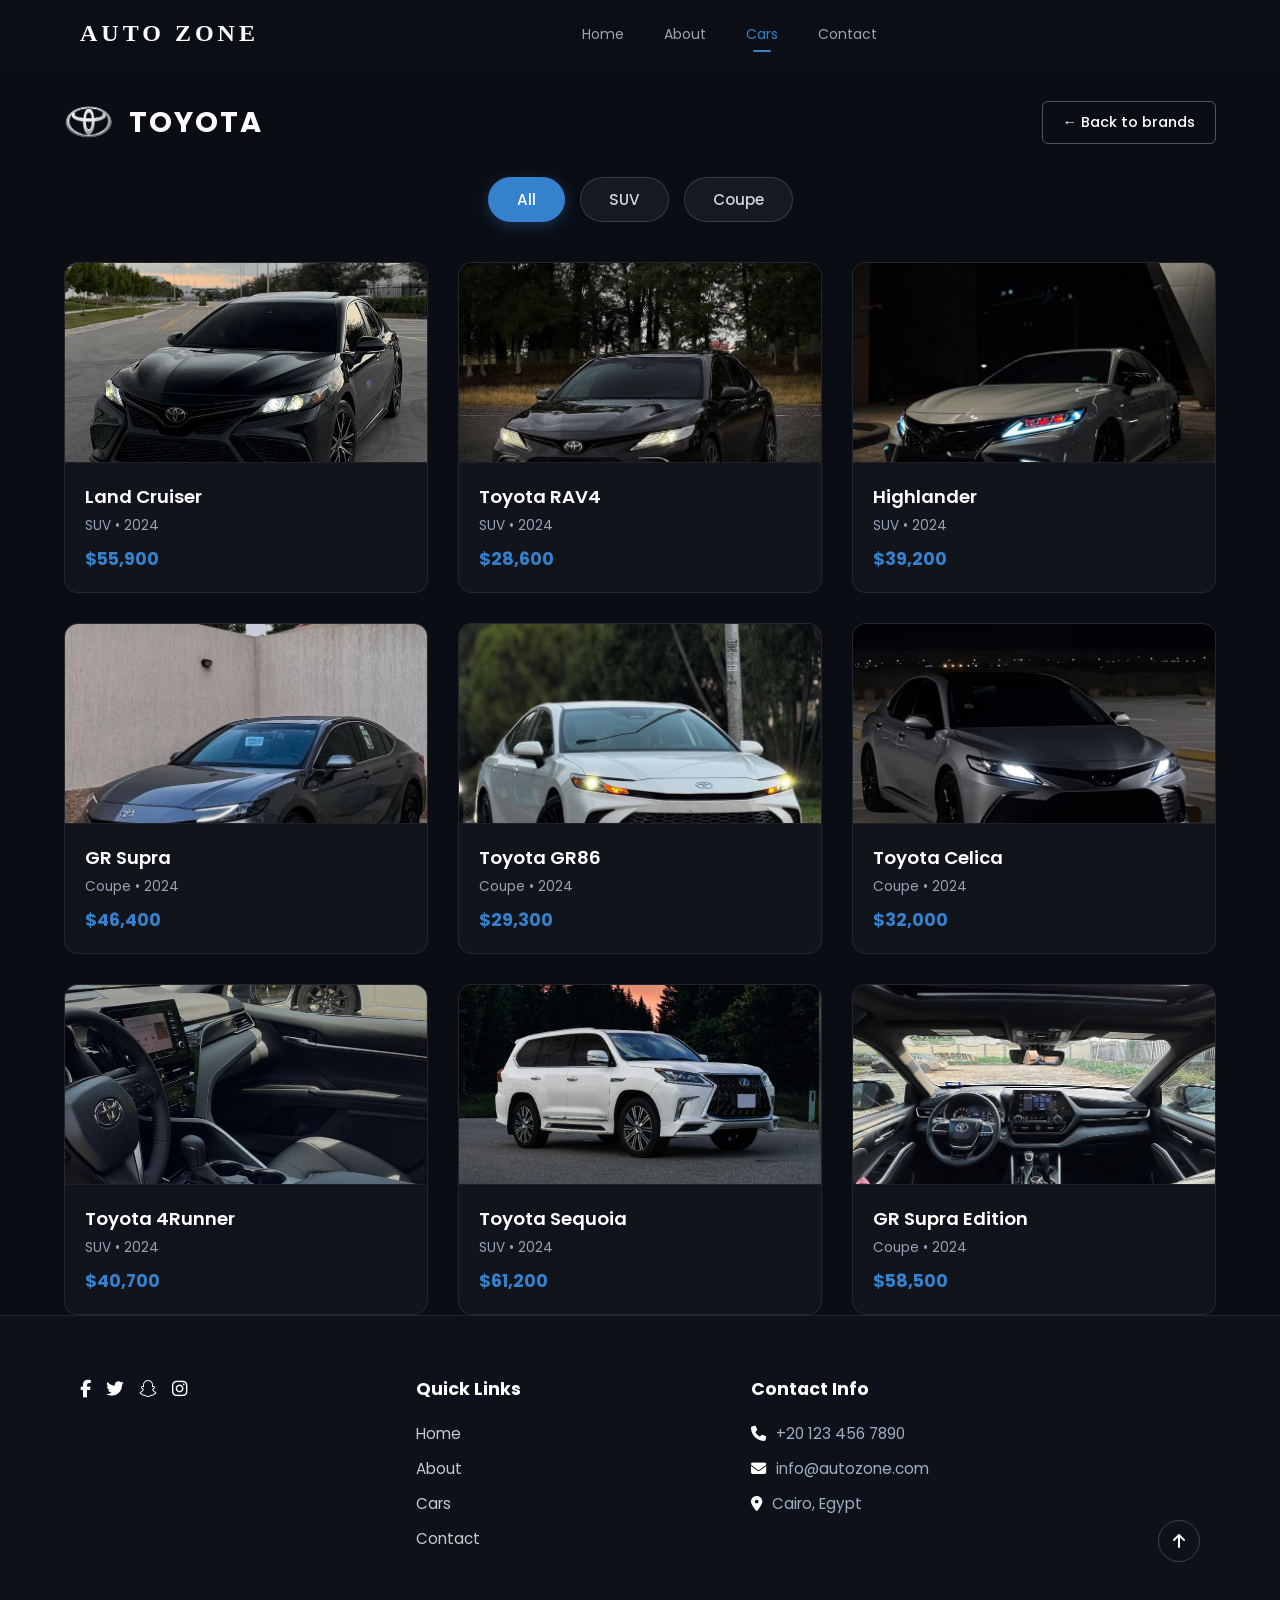
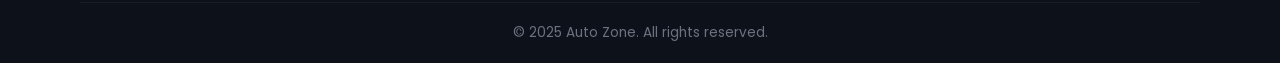
<file: toyota.html>
<!DOCTYPE html>
<html lang="en">
<head>
    <meta charset="UTF-8">
    <meta name="viewport" content="width=device-width, initial-scale=1.0">
    <title>Auto Zone</title>
    <link rel="stylesheet" href="https://cdnjs.cloudflare.com/ajax/libs/font-awesome/6.4.0/css/all.min.css">
    <link rel="preconnect" href="https://fonts.googleapis.com">
    <link rel="preconnect" href="https://fonts.gstatic.com" crossorigin>
    <link href="https://fonts.googleapis.com/css2?family=Poppins:wght@300;400;500;600;700&display=swap" rel="stylesheet">
    <link rel="stylesheet" href="home1.css">
    <link rel="stylesheet" href="home5.css">
    <link rel="stylesheet" href="cars1.css">
    <link rel="stylesheet" href="cars.css">
</head>
<body>
    <header class="navbar">
        <div class="logo">AUTO ZONE</div>
        <nav class="navlink" id="navmenu">
            <i class="fa-solid fa-xmark close-btn" id="closeBtn"></i>
            <ul>
                <li><a href="index.html">Home</a></li>
                <li><a href="about.html">About</a></li>
                <li><a href="cars.html" class="active">Cars</a></li>
                <li><a href="contact.html">Contact</a></li>
            </ul>
        </nav>
        <div class="navicons">
            <i class="fa-solid fa-bars menu-toggle" id="menuToggle"></i>
        </div>
    </header>
<!------------------------------------------------------------------------------------------------------- -->
<div class="brand-top-bar">
    <div class="deflexus">
        <img src="img/carlogo/toyota.png" class="lexuslogolexus" alt="Toyota Logo">
        <h1 class="logolexuslogo">TOYOTA</h1>
    </div>

    <div class="btnbacklexus">
        <a href="cars.html" class="backtobrands">&larr; Back to brands</a>
    </div>
</div>

<div class="categories">
    <button data-filter="all" class="BUTT active">All</button>
    <button data-filter="suv" class="BUTT">SUV</button>
    <button data-filter="coupe" class="BUTT">Coupe</button>
</div>
<!-- cars-------------------------------- -->
<div class="cars">

    <div class="car suv">
        <img src="cars/toyota1.jpeg" alt="Toyota Land Cruiser">
        <div class="car-details">
            <h2>Land Cruiser</h2>
            <span class="category-tag">SUV • 2024</span>
            <p class="price">$55,900</p>
        </div>
    </div>

    <div class="car suv">
        <img src="cars/toyota2.jpeg" alt="Toyota RAV4">
        <div class="car-details">
            <h2>Toyota RAV4</h2>
            <span class="category-tag">SUV • 2024</span>
            <p class="price">$28,600</p>
        </div>
    </div>

    <div class="car suv">
        <img src="cars/toyota3.jpeg" alt="Toyota Highlander">
        <div class="car-details">
            <h2>Highlander</h2>
            <span class="category-tag">SUV • 2024</span>
            <p class="price">$39,200</p>
        </div>
    </div>

    <div class="car coupe">
        <img src="cars/toyota4.jpeg" alt="Toyota GR Supra">
        <div class="car-details">
            <h2>GR Supra</h2>
            <span class="category-tag">Coupe • 2024</span>
            <p class="price">$46,400</p>
        </div>
    </div>

    <div class="car coupe">
        <img src="cars/toyota5.jpeg" alt="Toyota GR86">
        <div class="car-details">
            <h2>Toyota GR86</h2>
            <span class="category-tag">Coupe • 2024</span>
            <p class="price">$29,300</p>
        </div>
    </div>

    <div class="car coupe">
        <img src="cars/toyota6.jpeg" alt="Toyota Celica">
        <div class="car-details">
            <h2>Toyota Celica</h2>
            <span class="category-tag">Coupe • 2024</span>
            <p class="price">$32,000</p>
        </div>
    </div>

    <div class="car suv">
        <img src="cars/toyota7.jpeg" alt="Toyota 4Runner">
        <div class="car-details">
            <h2>Toyota 4Runner</h2>
            <span class="category-tag">SUV • 2024</span>
            <p class="price">$40,700</p>
        </div>
    </div>

    <div class="car suv">
        <img src="cars/lexus8.jpeg" alt="Toyota Sequoia">
        <div class="car-details">
            <h2>Toyota Sequoia</h2>
            <span class="category-tag">SUV • 2024</span>
            <p class="price">$61,200</p>
        </div>
    </div>

    <div class="car coupe">
        <img src="cars/tyoyta8.jpeg" alt="Toyota Supra Edition">
        <div class="car-details">
            <h2>GR Supra Edition</h2>
            <span class="category-tag">Coupe • 2024</span>
            <p class="price">$58,500</p>
        </div>
    </div>

</div>
  <!--footer--------------------------------------------------------------------------------------------------------------------->
    <footer class="footer">
        <div class="container">
            <div class="footer-logo">
                
                <div class="links">
                    <a href="#"><i class="fa-brands fa-facebook-f"></i></a>
                    <a href="#"><i class="fa-brands fa-twitter"></i></a>
                    <a href="#"><i class="fa-brands fa-snapchat"></i></a>
                    <a href="#"><i class="fa-brands fa-instagram"></i></a>
                </div>
            </div>

            <div class="footerlinks">
                <h3>Quick Links</h3>
                <ul>
                    <li><a href="index.html">Home</a></li>
                    <li><a href="about.html">About</a></li>
                    <li><a href="cars.html">Cars</a></li>
                    <li><a href="contact.html">Contact</a></li>
                </ul>
            </div>

            <div class="footercontact">
                <h3>Contact Info</h3>
                <ul>
                    <li><i class="fa-solid fa-phone"></i> +20 123 456 7890</li>
                    <li><i class="fa-solid fa-envelope"></i> info@autozone.com</li>
                    <li><i class="fa-solid fa-location-dot"></i> Cairo, Egypt</li>
                </ul>
            </div>

            <a href="#" class="back">
                <i class="fa-solid fa-arrow-up"></i>
            </a>
        </div>

        <div class="footerbottom">
            <p>&copy; 2025 Auto Zone. All rights reserved.</p>
        </div>
    </footer>
<script src="cars.js"></script>
</body>
</html>
</file>
<file: home1.css>
* {
    margin: 0;
    padding: 0;
    box-sizing: border-box;
    font-family: 'Poppins', sans-serif;
}
body {
    background-color: #0a0d14;
}
.hero {
    width: 100%;
    min-height: 100vh;
    display: flex;
    flex-direction: column;
}
.navbar {
    width: 100%;
    background-color: #0b0e14;
    display: flex;
    justify-content: space-between;
    align-items: center;
    padding: 20px 80px;
    z-index: 10;
}
.navlink ul {
    display: flex;
    list-style: none;
    gap: 40px;
}
.navlink ul li a {
    text-decoration: none;
    color: #9ca3af;
    font-size: 14px;
    font-weight: 400;
    transition: color 0.3s ease;
    position: relative;
}
.navlink ul li a:hover,.navlink ul li a.active {
    color: #3581cd;
}

.navlink ul li a.active::after {
    content: '';
    position: absolute;
    bottom: -8px;
    left: 50%;
    transform: translateX(-50%);
    width: 18px;
    height: 2px;
    background-color: #3581cd;
    border-radius: 2px;
}
.navicons {
    display: flex;
    gap: 22px;
}
.navicons .icon-link {
    color: #ffffff;
    font-size: 16px;
    text-decoration: none;
}
/*---- responsive------------------------------------------------------------------------- */
.menu-toggle, .close-btn {
    display: none;
    color: #ffffff;
    font-size: 22px;
    cursor: pointer;
}
@media (max-width: 840px) {
    .navbar {
        padding: 15px 30px;
    }
    .menu-toggle {
        display: block;
    }
    .close-btn {
        display: block;
        position: absolute;
        top: 25px;
        right: 25px;
    }
    .navlink {
        position: fixed;
        top: 0;
        right: -100%; 
        width: 250px;
        height: 100vh;
        background-color: #0b0e14;
        box-shadow: -5px 0 15px rgba(0, 0, 0, 0.5);
        display: flex;
        flex-direction: column;
        padding: 80px 40px;
        transition: right 0.4s ease;
        z-index: 100;
    }
    .navlink.active {
        right: 0; 
    }
    .navlink ul {
        flex-direction: column;
        gap: 25px;
    }
    .navlink ul li a {
        font-size: 16px;
    }
}

@import url('https://fonts.googleapis.com/css2?family=Cinzel:wght@700;800&display=swap');

.logo {
    font-family: 'Cinzel', serif;
    font-size: 24px;
    font-weight: 800;
    letter-spacing: 4px;
    color: #ffffff;
}
</file>
<file: home2.css>
.hero-wrapper {
    flex: 1;
    position: relative;
    background: linear-gradient(to right, rgba(10, 13, 20, 0.85) 35%, rgba(10, 13, 20, 0.15) 75%), 
                url('img/hero-fleet.png') no-repeat center center / cover;
    display: flex;
    flex-direction: column;
    justify-content: space-between;
    padding: 150px 80px 40px;
}
.hero-text {
    max-width: 550px;
}
.hero-text .sub-title {
    font-size: 12px;
    letter-spacing: 2px;
    color: #9ca3af;
    font-weight: 500;
    text-transform: uppercase;
    display: block;
    margin-bottom: 15px;
}
.hero-text .main-title {
    font-size: 46px;
    font-weight: 600;
    line-height: 1.25;
    margin-bottom: 18px;
    color: #ffffff;
}
.hero-text .description {
    font-size: 14px;
    color: #9ca3af;
    margin-bottom: 35px;
}

.btn-primary {
    display: inline-block;
    padding: 12px 30px;
    border: 1px solid rgba(255, 255, 255, 0.3);
    border-radius: 30px;
    color: #ffffff;
    text-decoration: none;
    font-size: 14px;
    background: rgba(0, 0, 0, 0.3);
    backdrop-filter: blur(5px);
    transition: all 0.3s ease;
}
.btn-primary:hover {
    background: #ffffff;
    color: #000000;
}
.features {
    display: flex;
    justify-content: center;
    align-items: center;
    gap: 80px;
    width: 100%;
    padding-top: 30px;
    border-top: 1px solid rgba(255, 255, 255, 0.1);
}
.features .item {
    display: flex;
    align-items: center;
    gap: 15px;
}
.features .icon {
    width: 42px;
    height: 42px;
    border: 1px solid rgba(255, 255, 255, 0.2);
    border-radius: 50%;
    display: flex;
    justify-content: center;
    align-items: center;
    font-size: 16px;
    color: #ffffff;
    background: rgba(0, 0, 0, 0.2);
}
.features .text h3 {
    font-size: 14px;
    font-weight: 500;
    color: #ffffff;
    margin-bottom: 3px;
}
.features .text p {
    font-size: 12px;
    color: #8b93a7;
}
/*----------Responsive----------------------------*/
@media (max-width: 950px) {
    .hero-wrapper {
        padding: 120px 40px 30px;
        background: linear-gradient(to bottom, 
                    rgba(10, 13, 20, 0.88) 0%, 
                    rgba(12, 17, 26, 0.514) 50%), 
                    url('img/hero-fleet.png') no-repeat center right / cover;
    }
    .hero-text {
        max-width: 100%;
    }
    .hero-text .main-title {
        font-size: 34px;
    }
}
/* -----boxes--------------- */
@media (max-width: 650px) {
    .hero-wrapper {
        padding: 100px 20px 25px;
        background-position: 75% center;
    }
    .hero-text .main-title {
        font-size: 32px;
    }
    .features {
        flex-wrap: wrap;
        justify-content: space-between;
        gap: 25px 10px;
    }
    .features .item {
        width: 48%;
    }
    .features .item:nth-child(3) {
        width: 100%;
        justify-content: center;
    }
}

/* 3boxes-------------------------------------------------------- */
@media (max-width: 440px) {
    .hero-text .main-title {
        font-size: 26px;
    }
    .features {
        flex-direction: column; 
        align-items: flex-start;
        gap: 20px;
    }
    .features .item,
    .features .item:nth-child(3) {
        width: 100%;
        justify-content: flex-start;
    }
}
</file>
<file: home3.css>
.why {
    width: 100%;
    padding: 100px 80px 60px;
    background-color: #0a0d14;
}
.why .title {
    margin-bottom: 45px;
}
.why .title h2, .reviews .title h2 {
    font-size: 32px;
    font-weight: 600;
    color: #ffffff;
    margin-bottom: 8px;
}
.why .title p, .reviews .title p {
    font-size: 14px;
    color: #8b93a7;
}
.why-content {
    display: flex;
    justify-content: space-between;
    align-items: center;
    gap: 60px;
    width: 100%;
}
.why-img {
    flex: 1.3; 
    height: 420px;
    border-radius: 12px;
    overflow: hidden;
    border: 1px solid rgba(255, 255, 255, 0.08);
}
.why-img img {
    width: 100%;
    height: 100%;
    object-fit: cover;
}
.why-list {
    flex: 1;
    display: flex;
    flex-direction: column;
    gap: 30px;
}
.why-list .item {
    display: flex;
    align-items: center;
    gap: 20px;
}
.why-list .icon {
    width: 50px;
    height: 50px;
    border: 1px solid rgba(255, 255, 255, 0.2);
    border-radius: 50%;
    display: flex;
    justify-content: center;
    align-items: center;
    font-size: 18px;
    color: #ffffff;
    background: rgba(255, 255, 255, 0.03);
    flex-shrink: 0;
}
.why-list .text h3 {
    font-size: 16px;
    color: #ffffff;
    margin-bottom: 4px;
}
.why-list .text p {
    font-size: 13px;
    color: #8b93a7;
}

/*-------------Responsive------------------------------------ */
@media (max-width: 800px) {
    .why {
        padding: 60px 30px;
    }
    .why-content {
        flex-direction: column;
        gap: 40px;
    }
    .why-img {
        width: 100%;
        height: 350px; 
    }
    .why-list {
        width: 100%;
        display: grid;
        grid-template-columns: repeat(2, 1fr);
        gap: 25px;
    }
}


@media (max-width: 500px) {
    .why {
        padding: 50px 20px;
    }
    .why-img {
        height: 250px;
    }
    .why-list {
        grid-template-columns: 1fr;
        gap: 20px;
    }
}
</file>
<file: home4.css>
.reviews {
    width: 100%;
    padding: 60px 80px 100px;
    background-color: #0a0d14;
    box-sizing: border-box;
}
.reviews2 {
    width: 100%;
    overflow: hidden;
    margin-bottom: 30px;
}
.track {
    display: flex;
    gap: 20px;
    transition: transform 0.5s cubic-bezier(0.25, 1, 0.5, 1);
    width: 100%;
}

.card {
    flex: 0 0 calc((100% - 40px) / 3);
    background: #0d111a;
    border: 1px solid rgba(255, 255, 255, 0.08);
    border-radius: 12px;
    padding: 28px 22px;
    box-sizing: border-box;
    display: flex;
    flex-direction: column;
    justify-content: space-between;
}
.card .stars {
    color: #3581cd;
    font-size: 14px;
    letter-spacing: 2px;
    margin-bottom: 15px;
}
.card p {
    font-size: 13px;
    color: #d1d5db;
    line-height: 1.6;
    margin-bottom: 25px;
}
.card h4 {
    font-size: 13px;
    color: #8b93a7;
    font-weight: 400;
}
.controls {
    display: flex;
    flex-direction: column; 
    align-items: center;
    gap: 20px;
    width: 100%;
}
.dots {
    display: flex;
    gap: 10px;
}
.dot {
    width: 8px;
    height: 8px;
    background: rgba(255, 255, 255, 0.2);
    border-radius: 50%;
    cursor: pointer;
    transition: background 0.3s;
}
.dot.active {
    background: #3581cd;
}
.arrows {
    display: flex;
    gap: 15px;
}

.arrow-btn {
    width: 40px;
    height: 40px;
    border-radius: 50%;
    border: 1px solid #3581cd;
    background: transparent;
    color: white;
    cursor: pointer;
    display: flex;
    justify-content: center;
    align-items: center;
    transition: background 0.3s, border-color 0.3s;
}
.arrow-btn:hover {
    background: rgba(255, 255, 255, 0.1);
    border-color: #3581cd;
}
/* ----section 4-------------------------------------------------------------------------------------------------- */
.banner {
    width: 100%;
    min-height: 600px;
    background: linear-gradient(to right, rgba(10, 13, 20, 0.5) 30%, rgba(10, 13, 20, 0.1)), 
                url('img/quilia-orGJcWVI6js-unsplash.jpg') no-repeat center center/cover;
    display: flex;
    align-items: center;
    padding: 60px 80px;
    box-sizing: border-box;
}
.banner .container {
    max-width: 1200px;
    width: 100%;
    margin: 0 auto;
}
.banner .content {
    max-width: 550px;
}
.banner .content h2 {
    color: #ffffff;
    font-size: 3rem;
    font-weight: 700;
    line-height: 1.2;
    margin-bottom: 20px;
}
.banner .content p {
    color: white;
    font-size: 1.1rem;
    margin-bottom: 35px;
}
.banner .cta-btn {
    display: inline-flex;
    align-items: left;
    gap: 12px;
    padding: 14px 30px;
    border: 1px solid #f9f9f9;
    border-radius: 30px;
    color: #ffffff;
    text-decoration: none;
    font-size: 1rem;
    transition: all 0.3s ease;
}

.banner .cta-btn:hover {
    background: white;
    color: #000000;
}

.banner .image {
    flex: 1.2;
    display: flex;
    justify-content: flex-end;
}

.banner .image img {
    width: 100%;
    max-width: 600px;
    height: auto;
    border-radius: 12px;
    object-fit: cover;
    display: block;
}
/*----------Responsive----------------------------*/
@media (max-width: 680px) {
    .reviews {
        padding: 50px 20px 60px;
    }
    .card {
        flex: 0 0 calc((100% - 20px) / 2);
    }
}
/* one card */
@media (max-width: 480px) {
    .card {
        flex: 0 0 100%;
    }
}
/* ----responsive banner------------------- */
@media (max-width: 800px) {
    .banner {
        min-height: 450px;
        padding: 60px 30px;
        background: linear-gradient(to bottom, 
                    rgba(10, 13, 20, 0.85) 0%, 
                    rgba(10, 13, 20, 0.6) 50%, 
                    rgba(10, 13, 20, 0.9) 100%), 
                    url('img/quilia-orGJcWVI6js-unsplash.jpg') no-repeat center center / cover;
    }
    .banner .content {
        max-width: 100%;
    }
    .banner .content h2 {
        font-size: 2.2rem;
        margin-bottom: 15px;
    }
    .banner .content p {
        font-size: 1rem;
        margin-bottom: 25px;
    }
    .banner .cta-btn {
        padding: 12px 24px;
        font-size: 0.95rem;
    }
}


@media (max-width: 480px) {
    .banner {
        min-height: 400px;
        padding: 50px 20px;
    }

    .banner .content h2 {
        font-size: 1.75rem;
    }

    .banner .content p {
        font-size: 0.9rem;
    }
}
</file>
<file: home5.css>
.footer {
    background-color: #0d111a;
    border-top: 1px solid rgba(255, 255, 255, 0.08);
    padding: 60px 80px 20px;
    color: #a0aec0;
    position: relative;
}
.footer .container {
    display: flex;
    justify-content: space-between;
    align-items: flex-start;
    gap: 40px;
    max-width: 1200px;
    margin: 0 auto 40px;
    position: relative;
}
.footer-logo img {
    height: 40px;
    width: auto;
    margin-bottom: 15px;
    filter:grayscale(100%) brightness(100%) contrast(400%);
}
.footer-logo p {
    font-size: 0.95rem;
    margin-bottom: 20px;
    color: #c8cacc;
}
.footer-logo .links {
    display: flex;
    gap: 15px;
}
.footer-logo .links a {
    color: #ffffff;
    font-size: 1.1rem;
    transition: color 0.3s ease;
}
.footer-logo .links a:hover {
    color: #3581cd;
}


.footerlinks h3,.footercontact h3 {
    color: white;
    font-size: 1.1rem;
    margin-bottom: 20px;
}

.footerlinks ul,.footercontact ul {
    list-style: none;
    padding: 0;
    margin: 0;
}
.footerlinks ul li,.footercontact ul li {
    margin-bottom: 12px;
    font-size: 0.95rem;
}
.footerlinks ul li a {
    color: #c8cacc;
    text-decoration: none;
    transition: color 0.3s ease;
}
.footerlinks ul li a:hover {
    color: #3581cd;
}

.footercontact ul li {
    display: flex;
    align-items: center;
    gap: 10px;
}
.footercontact ul li i {
    color: white;
}

/*  Button up page */
.footer .back {
    width: 42px;
    height: 42px;
    border: 1px solid rgba(255, 255, 255, 0.2);
    border-radius: 50%;
    display: flex;
    justify-content: center;
    align-items: center;
    color: #ffffff;
    text-decoration: none;
    align-self: flex-end;
    transition: all 0.3s ease;
}
.footer .back:hover {
    border-color: #3581cd;
    color: #3581cd;
}
.footerbottom {
    text-align: center;
    border-top: 1px solid rgba(255, 255, 255, 0.05);
    padding-top: 20px;
    font-size: 0.85rem;
    color: #6b7280;
}
/* ---responsive------------------------------------ */
@media (max-width: 720px) {
    .footer {
        padding: 40px 20px 20px;
    }
    .footer .container {
        flex-wrap: wrap; 
        gap: 30px 20px;
    }
    .footer-logo {
        width: 55%;
    }
    .footerlinks {
        width: 35%;
    }
    .footercontact {
        width: 70%;
    }
    .footer .back {
        align-self: flex-start;
        margin-top: 20px;
    }
}


@media (max-width: 480px) {
    .footer-logo, 
    .footerlinks, 
    .footercontact {
        width: 100%;
    }
}
</file>
<file: about1.css>
.bhero {
    padding: 80px 8%;
    background-color: #0a0d14;
}
.bhero .container {
    display: flex;
    align-items: center;
    justify-content: space-between;
    gap: 50px;
    max-width: 1200px;
    margin: 0 auto;
}
.bcontent {
    flex: 1;
}
.about-hero .container,.our-story .container,.mission-values .container {
    max-width: 1500px; 
    width: 95%;        
}
.bcontent .title1 {
    color: #a0aec0;
    font-size: 0.9rem;
    letter-spacing: 2px;
    display: block;
    margin-bottom: 10px;
}
.bcontent h1 {
    color: #ffffff;
    font-size: 2.8rem;
    font-weight: 700;
    line-height: 1.2;
    margin-bottom: 20px;
}
.bcontent p {
    color: #a0aec0;
    font-size: 0.95rem;
    line-height: 1.6;
    margin-bottom: 30px;
}
.bfeatures {
    display: flex;
    gap: 20px;
}
.feature1 {
    display: flex;
    flex-direction: column;
    align-items: center;
    text-align: center;
    gap: 10px;
}
.feature1 i {
    font-size: 1.2rem;
    color: #ffffff;
    border: 1px solid rgba(255, 255, 255, 0.2);
    width: 45px;
    height: 45px;
    border-radius: 50%;
    display: flex;
    align-items: center;
    justify-content: center;
}
.feature1 span {
    color: #a0aec0;
    font-size: 0.8rem;
    max-width: 90px;
}

.bimage {
    flex: 1;
}
.bimage img {
    width: 100%;
    height: 350px;
    object-fit: cover;
    border-radius: 12px;
}
/* -----responsive-------------------------------------------------------- */
@media (max-width: 700px) {
    .bhero {
        padding: 50px 20px;
        height: auto; 
    }
    .bhero .container {
        display: flex;
        flex-direction: column;
        gap: 25px;
    }
    .bcontent {
        width: 100%;
    }
    .bhero .title2 {
        font-size: 26px;
    }

    .bimage {
        width: 100%;
        max-width: 400px; 
        height: auto;    
        margin: 0 auto;   
        border-radius: 12px;
        overflow: hidden; 
    }
    .bimage img {
        width: 100%;
        height: 100%;
        object-fit: fill; 
        display: block;
    }
    .bcontent {
        width: 100%;
        text-align: center;
    }

    .bfeatures {
        display: flex;
        justify-content: center; 
        align-items: center;
        gap: 20px;
        flex-wrap: wrap;        
        margin-top: 25px;
    }
    .feature1 {
        display: flex;
        flex-direction: column;  
        align-items: center;
        text-align: center;
    }
}

@media (max-width: 480px) {
    .bimage {
        height: 200px; 
    }
}
</file>
<file: about2.css>
.story {
    padding: 80px 8%;
    background-color: #0d111a;
    border-top: 1px solid rgba(255, 255, 255, 0.05);
}
.story .container {
    display: flex;
    align-items: center;
    justify-content: space-between;
    gap: 50px;
    max-width: 1200px;
    margin: 0 auto;
}
.scontent {
    flex: 1;
}
.scontent .stitle {
    color: #a0aec0;
    font-size: 0.9rem;
    letter-spacing: 2px;
    display: block;
    margin-bottom: 10px;
}
.scontent h2 {
    color: #ffffff;
    font-size: 2.2rem;
    margin-bottom: 20px;
}
.scontent p {
    color: #8b93a7;
    font-size: 0.95rem;
    line-height: 1.6;
    margin-bottom: 15px;
}
.simage {
    flex: 1;
}
.simage img {
    width: 100%;
    height: 320px;
    object-fit: cover;
    border-radius: 12px;
}
/*---------Responsive-------------------------------------------------*/
@media (max-width: 700px) {
    .story {
        padding: 50px 5%;
    }
    .story .container {
        flex-direction: column;
        gap: 30px;
    }
    .scontent {
        width: 100%;
        text-align: center;
    }
    .scontent h2 {
        font-size: 1.8rem;
    }
    .scontent .btn-primary {
        display: inline-flex;
        justify-content: center;
        align-items: center;
        margin: 10px auto 0;
    }

    .simage {
        width: 100%;
        max-width: 500px;
        margin: 0 auto;
    }
    .simage img {
        width: 100%;
        height: 260px;
        object-fit: cover;
    }
}


@media (max-width: 480px) {
    .scontent h2 {
        font-size: 1.5rem;
    }
    .simage img {
        height: 200px;
    }
}
</file>
<file: about3.css>
.values {
    padding: 80px 8%;
    background-color: #0a0d14;
}
.values .container {
    max-width: 1200px;
    margin: 0 auto;
}
.values .title {
    margin-bottom: 40px;
}

.values h2 {
    color: #ffffff;
    font-size: 2.2rem;
}
.vgrid {
    display: grid;
    grid-template-columns: repeat(auto-fit, minmax(220px, 1fr));
    gap: 20px;
}
.vcard {
    background-color: #0d111a;
    border: 1px solid rgba(255, 255, 255, 0.06);
    border-radius: 12px;
    padding: 30px 20px;
    text-align: center;
    display: flex;
    flex-direction: column;
    align-items: center;
    transition: transform 0.3s ease;
}

.vcard:hover {
    transform: translateY(-5px);
    border-color:#3581cd;
}
.vcard .icon {
    width: 50px;
    height: 50px;
    border-radius: 50%;
    border: 1px solid rgba(255, 255, 255, 0.2);
    display: flex;
    align-items: center;
    justify-content: center;
    margin-bottom: 15px;
}
.vcard .icon i {
    color: #ffffff;
    font-size: 1.2rem;
}
.vcard h3 {
    color: #ffffff;
    font-size: 1.1rem;
    margin-bottom: 8px;
}
.vcard p {
    color: #718096;
    font-size: 0.85rem;
}
</file>
<file: cars1.css>
/* ==========================================
   Brands Section Styling
========================================== */

.brands-section {
    position: relative;
    padding: 100px 5%;
    text-align: center;
    box-sizing: border-box;
    background: linear-gradient(
        to bottom,
        rgba(10, 13, 20, 0.5) 0%,
        rgba(10, 13, 20, 0.35) 50%,
        rgba(10, 13, 20, 0.5) 100%),
    url('img/carlogo/BACK.jpeg') no-repeat center center / cover;
    background-attachment: fixed;
}

.brands-section .sub-title {
    color: #a0aec0;
    font-size: 0.85rem;
    letter-spacing: 2px;
    display: block;
    margin-bottom: 8px;
}

.brands-section .main-title {
    color: #ffffff;
    font-size: 2.5rem;
    font-weight: 700;
    margin-bottom: 10px;
}

.brands-section .description {
    color: #8b93a7;
    font-size: 1rem;
    margin-bottom: 50px;
}

/* شبكة الكروت */
.brands-grid {
    display: grid;
    grid-template-columns: repeat(auto-fit, minmax(200px, 1fr));
    gap: 25px;
    max-width: 1300px;
    margin: 0 auto;
}

/* تصميم الكارت والتأثيرات */
.brand-card {
    background: rgba(255, 255, 255, 0.03);
    border: 1px solid rgba(255, 255, 255, 0.08);
    border-radius: 16px;
    padding: 30px 20px;
    display: flex;
    flex-direction: column;
    align-items: center;
    backdrop-filter: blur(10px);
    transition: all 0.4s ease;
    cursor: pointer;
}

/* تأثير التكبير المريح وتغيير لون البوردر للرئيسي (الأزرق) */
.brand-card:hover {
    transform: translateY(-8px) scale(1.03);
    border-color: #3581cd;
    box-shadow: 0 10px 30px rgba(53, 129, 205, 0.2);
}

.brand-logo {
    width: 90px;
    height: 90px;
    display: flex;
    align-items: center;
    justify-content: center;
    margin-bottom: 20px;
}

.brand-logo img {
    max-width: 100%;
    max-height: 100%;
    object-fit: contain;
}

.brand-card h3 {
    color: #ffffff;
    font-size: 1.1rem;
    font-weight: 600;
    letter-spacing: 1px;
    margin-bottom: 20px;
}

/* زرار View Models الجديد المنسق */
.btn-models {
    display: inline-flex;
    align-items: center;
    gap: 8px;
    padding: 8px 18px;
    border-radius: 20px;
    border: 1px solid rgba(255, 255, 255, 0.2);
    color: #d1d5db;
    text-decoration: none;
    font-size: 0.85rem;
    transition: all 0.3s ease;
}

/* هفر خاص بالزرار نفسه جوه الكارت */
.brand-card:hover .btn-models {
    background-color: #3581cd;
    border-color: #3581cd;
    color: #ffffff;
}

/*-------Responsive-------------------------------------*/

@media (max-width: 800px) {
    .brands-section .main-title {
        font-size: 2rem;
    }

    .brands-grid {
        grid-template-columns: repeat(auto-fit, minmax(160px, 1fr));
        gap: 15px;
    }

    .brand-card {
        padding: 20px 15px;
    }

    .brand-logo {
        width: 70px;
        height: 70px;
    }
}
</file>
<file: cars.css>
* {
    margin: 0;
    padding: 0;
    box-sizing: border-box;
}
body#lexuscars {
    background-color: #0a0d14;
    color: #ffffff;
    padding-bottom: 60px;
}
.brand-top-bar {
    max-width: 1300px;
    margin: 30px auto 20px;
    padding: 0 5%;
    display: flex;
    justify-content: space-between;
    align-items: center;
}

.deflexus {
    display: flex;
    align-items: center;
    gap: 15px;
}
.lexuslogolexus {
    width: 50px;
    height: 50px;
    object-fit: contain;
}
.logolexuslogo {
    font-size: 1.8rem;
    font-weight: 700;
    letter-spacing: 2px;
    color: #ffffff;
}
.backtobrands {
    display: inline-block;
    padding: 10px 20px;
    border: 1px solid rgba(255, 255, 255, 0.3);
    border-radius: 6px;
    color: #ffffff;
    text-decoration: none;
    font-size: 0.9rem;
    font-weight: 500;
    transition: all 0.3s ease;
    background: transparent;
}
.backtobrands:hover {
    background-color: #ffffff;
    color: #000000;
    border-color: #000000;
}
.categories {
    display: flex;
    justify-content: center;
    align-items: center;
    gap: 15px;
    margin: 30px auto 40px;
    padding: 0 20px;
    flex-wrap: wrap; 
}

.BUTT {
    background: rgba(255, 255, 255, 0.05);
    border: 1px solid rgba(255, 255, 255, 0.15);
    color: #cbd5e1;
    padding: 10px 28px;
    border-radius: 25px;
    font-size: 0.95rem;
    font-weight: 500;
    cursor: pointer;
    transition: all 0.3s ease;
}
.BUTT:hover,.BUTT.active {
    background-color: #3581cd;
    border-color: #3581cd;
    color: #ffffff;
    box-shadow: 0 4px 15px rgba(53, 129, 205, 0.3);
}
.cars {
    max-width: 1300px;
    margin: 0 auto;
    padding: 0 5%;
    display: grid;
    grid-template-columns: repeat(auto-fill, minmax(280px, 1fr));
    gap: 30px;
}
.car {
    background: rgba(255, 255, 255, 0.03);
    border: 1px solid rgba(255, 255, 255, 0.08);
    border-radius: 14px;
    overflow: hidden;
    transition: all 0.3s ease;
    display: flex;
    flex-direction: column;
}
.car:hover {
    transform: translateY(-6px) scale(1.02);
    border-color: #3581cd;
    box-shadow: 0 10px 25px rgba(53, 129, 205, 0.15);
}
.car img {
    width: 100%;
    height: 200px;
    object-fit: cover;
    border-bottom: 1px solid rgba(255, 255, 255, 0.05);
}
.car-details {
    padding: 20px;
    display: flex;
    flex-direction: column;
    gap: 6px;
}
.car-details h2 {
    color: #ffffff;
    font-size: 1.15rem;
    font-weight: 600;
}
.category-tag {
    color: #94a3b8;
    font-size: 0.85rem;
}
.price {
    color: #3581cd;
    font-size: 1.1rem;
    font-weight: 700;
    margin-top: 4px;
}

/*----------------Responsive Rules----------------------------------------*/
@media (max-width: 730px) {
    .brand-top-bar {
        flex-direction: column;
        gap: 15px;
        text-align: center;
    }
    .deflexus {
        flex-direction: column;
        gap: 8px;
    }
    .cars {
        grid-template-columns: repeat(auto-fill, minmax(240px, 1fr));
        gap: 20px;
    }
}
</file>
<file: contact1.css>
.contact {
    position: relative;
    height: 350px;
    display: flex;
    align-items: center;
    padding: 0 8%;
    background: linear-gradient(to right, 
        rgba(10, 13, 20, 0.9) 0%, 
        rgba(10, 13, 20, 0.6) 45%, 
        rgba(10, 13, 20, 0.1) 100%), 
    url('img/jack-white-pkvecakeQjo-unsplash.jpg') no-repeat center/cover;
}
.hero {
    position: absolute;
    top: 0;
    left: 0;
    width: 100%;
    height: 100%;
    background: linear-gradient(to right, rgba(10, 13, 20, 0.5) 40%, transparent);
}
.hcontent {
    position: relative;
    z-index: 2;
    max-width: 1400px;
    width: 95%;
    margin: 0 auto;
}
.contact .main-title {
    color: #ffffff;
    font-size: 3rem;
    font-weight: 600;
    margin-bottom: 5px;
}

.contact .description {
    color: #cbd5e1;
    font-size: 1.1rem;
}
/*-----------Responsive---------------------------------*/
@media (max-width: 700px) {
    .contact {
        height: 280px;
        padding: 0 5%;
        background: linear-gradient(
            to right, 
            rgba(10, 13, 20, 0.95) 0%, 
            rgba(10, 13, 20, 0.7) 60%, 
            rgba(10, 13, 20, 0.2) 100%
        ), 
        url('img/jack-white-pkvecakeQjo-unsplash.jpg') no-repeat center/cover;
    }
    .contact .main-title {
        font-size: 2.2rem;
    }
    .contact .description {
        font-size: 1rem;
    }
}

@media (max-width: 480px) {
    .contact {
        height: 240px;
    }
    .contact .main-title {
        font-size: 1.8rem;
    }
    .contact .description {
        font-size: 0.9rem;
    }
}
</file>
<file: contact2.css>
.contact2 {
    padding: 60px 8%;
    background-color: #06090e;
}
.contact2 .container {
    max-width: 1400px;
    width: 95%;
    margin: 0 auto;
    display: flex;
    gap: 60px;
}
.infos {
    flex: 1;
    display: flex;
    flex-direction: column;
    gap: 20px;
}
.infos h2,.contact-right h2 {
    color: #ffffff;
    font-size: 1.5rem;
    font-weight: 500;
    margin-bottom: 15px;
}
.info {
    display: flex;
    align-items: center;
    gap: 15px;
}
.info .icon {
    width: 42px;
    height: 42px;
    border-radius: 50%;
    border: 1px solid rgba(255, 255, 255, 0.2);
    display: flex;
    align-items: center;
    justify-content: center;
}
.info .icon i {
    color: #ffffff;
    font-size: 1rem;
}

.info .details span {
    display: block;
    color: #94a3b8;
    font-size: 0.85rem;
}
.info .details p {
    color: #ffffff;
    font-size: 0.95rem;
}

.contact-right {
    flex: 1.2;
}
.forms {
    display: flex;
    flex-direction: column;
    gap: 15px;
}

.forms input,.forms textarea {
    width: 100%;
    background-color: transparent;
    border: 1px solid rgba(255, 255, 255, 0.15);
    border-radius: 6px;
    padding: 12px 16px;
    color: #ffffff;
    font-size: 0.95rem;
    outline: none;
    transition: border-color 0.3s ease;
}
.forms input:focus,.forms textarea:focus {
    border-color: #3581cd;
}

.btn-send {
    background-color: #3581cd;
    color: #000000;
    padding: 12px 24px;
    border-radius: 6px;
    border: none;
    font-weight: 600;
    cursor: pointer;
    font-size: 0.95rem;
    transition: opacity 0.3s ease;
    width: 100%;
}
.btn-send:hover {
    opacity: 0.9;
}
/*--------------Responsive----------------------------------------------*/
@media (max-width: 730px) {
    .contact2 {
        padding: 40px 5%;
    }
    .contact2 .container {
        flex-direction: column-reverse;
        gap: 40px;
    }

    .contact-right, .infos {
        width: 100%;
        flex: none;
    }
    .infos {
        display: flex;
        flex-direction: column;
        gap: 20px;
    }

    .info {
        display: flex;
        align-items: flex-start; 
        gap: 15px;
    }
}
</file>
<file: contact3.css>
.map- {
    padding: 0 8% 60px;
    background-color: #0a0d14;
}
.map .container {
    max-width: 1400px;
    width: 95%;
    margin: 0 auto;
}

.box {
    width: 100%;
    height: 300px;
    border-radius: 16px;
    overflow: hidden;
    border: 1px solid rgba(255, 255, 255, 0.08);
    box-shadow: 0 10px 30px rgba(0, 0, 0, 0.4);
}
.box iframe {
    width: 100%;
    height: 100%;
    border:0;
    filter: invert(90%) hue-rotate(180deg) contrast(1.2) grayscale(0.2);
}
</file>
